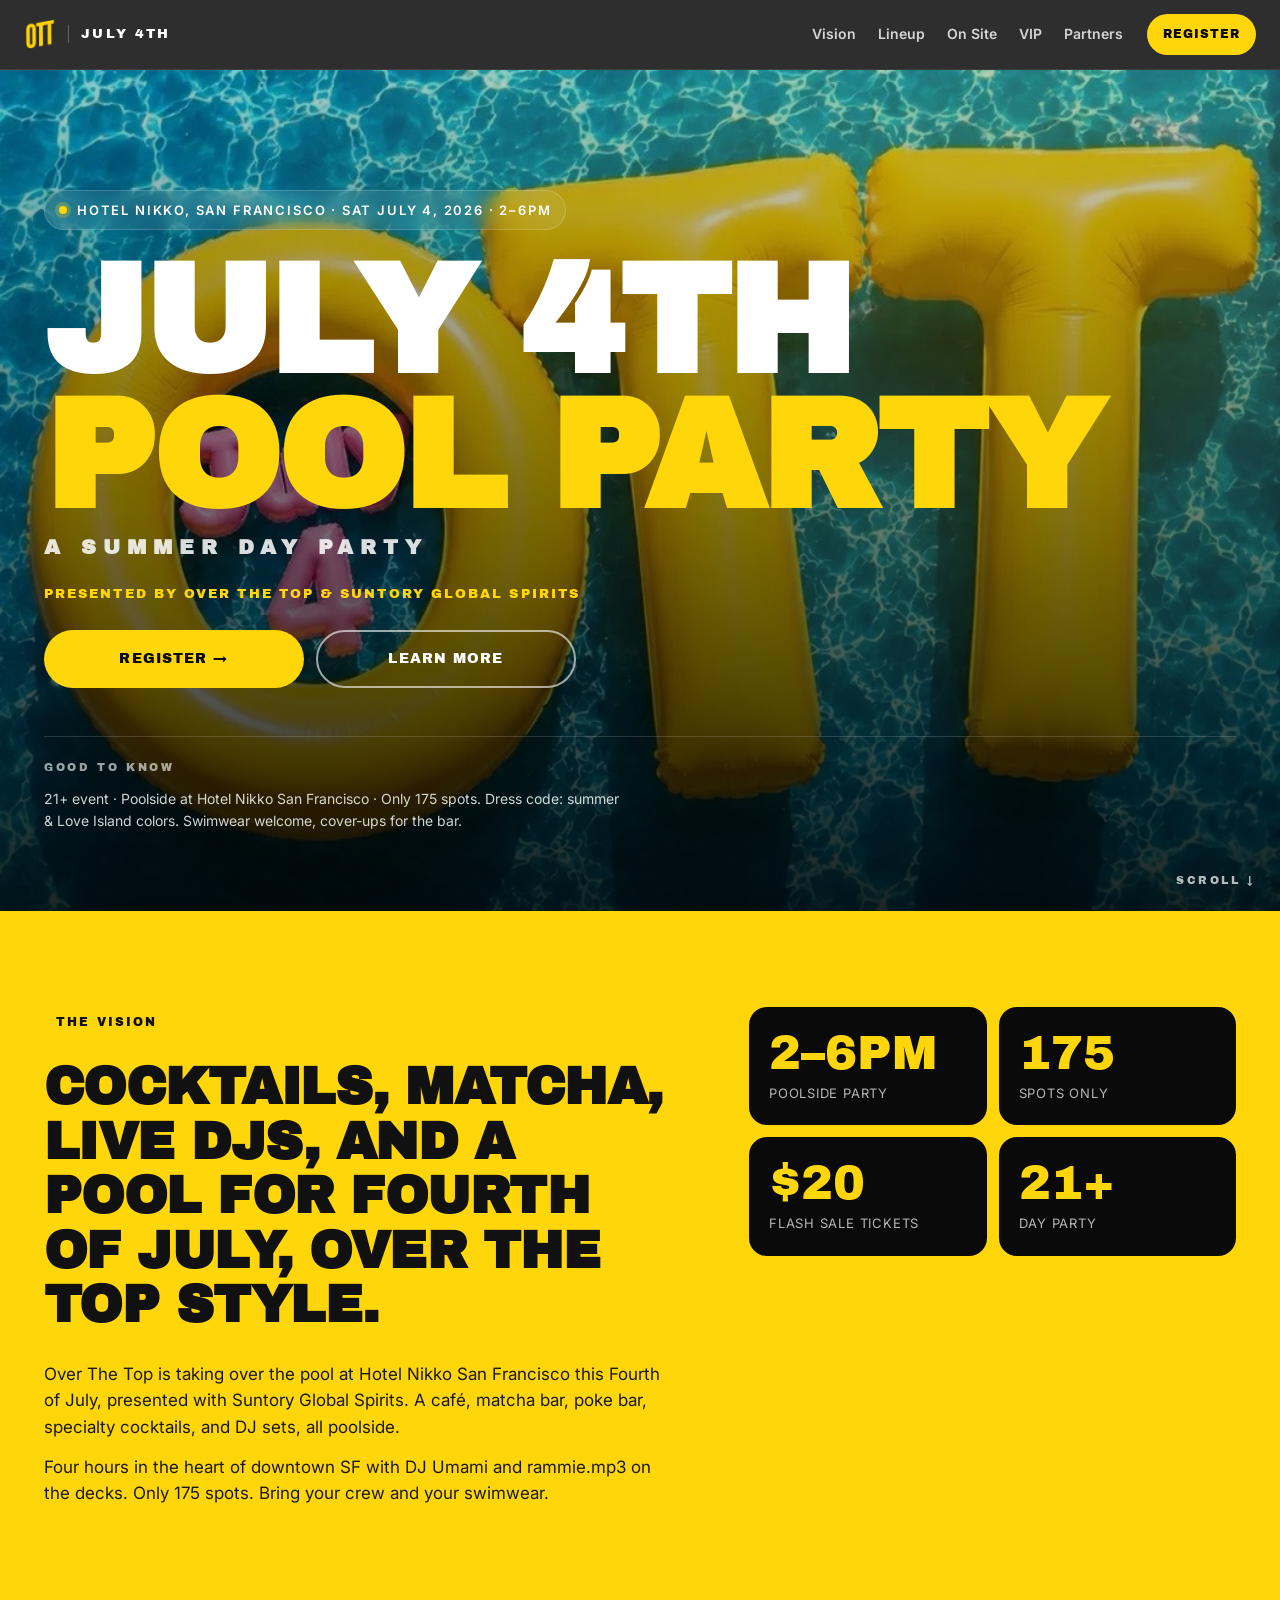
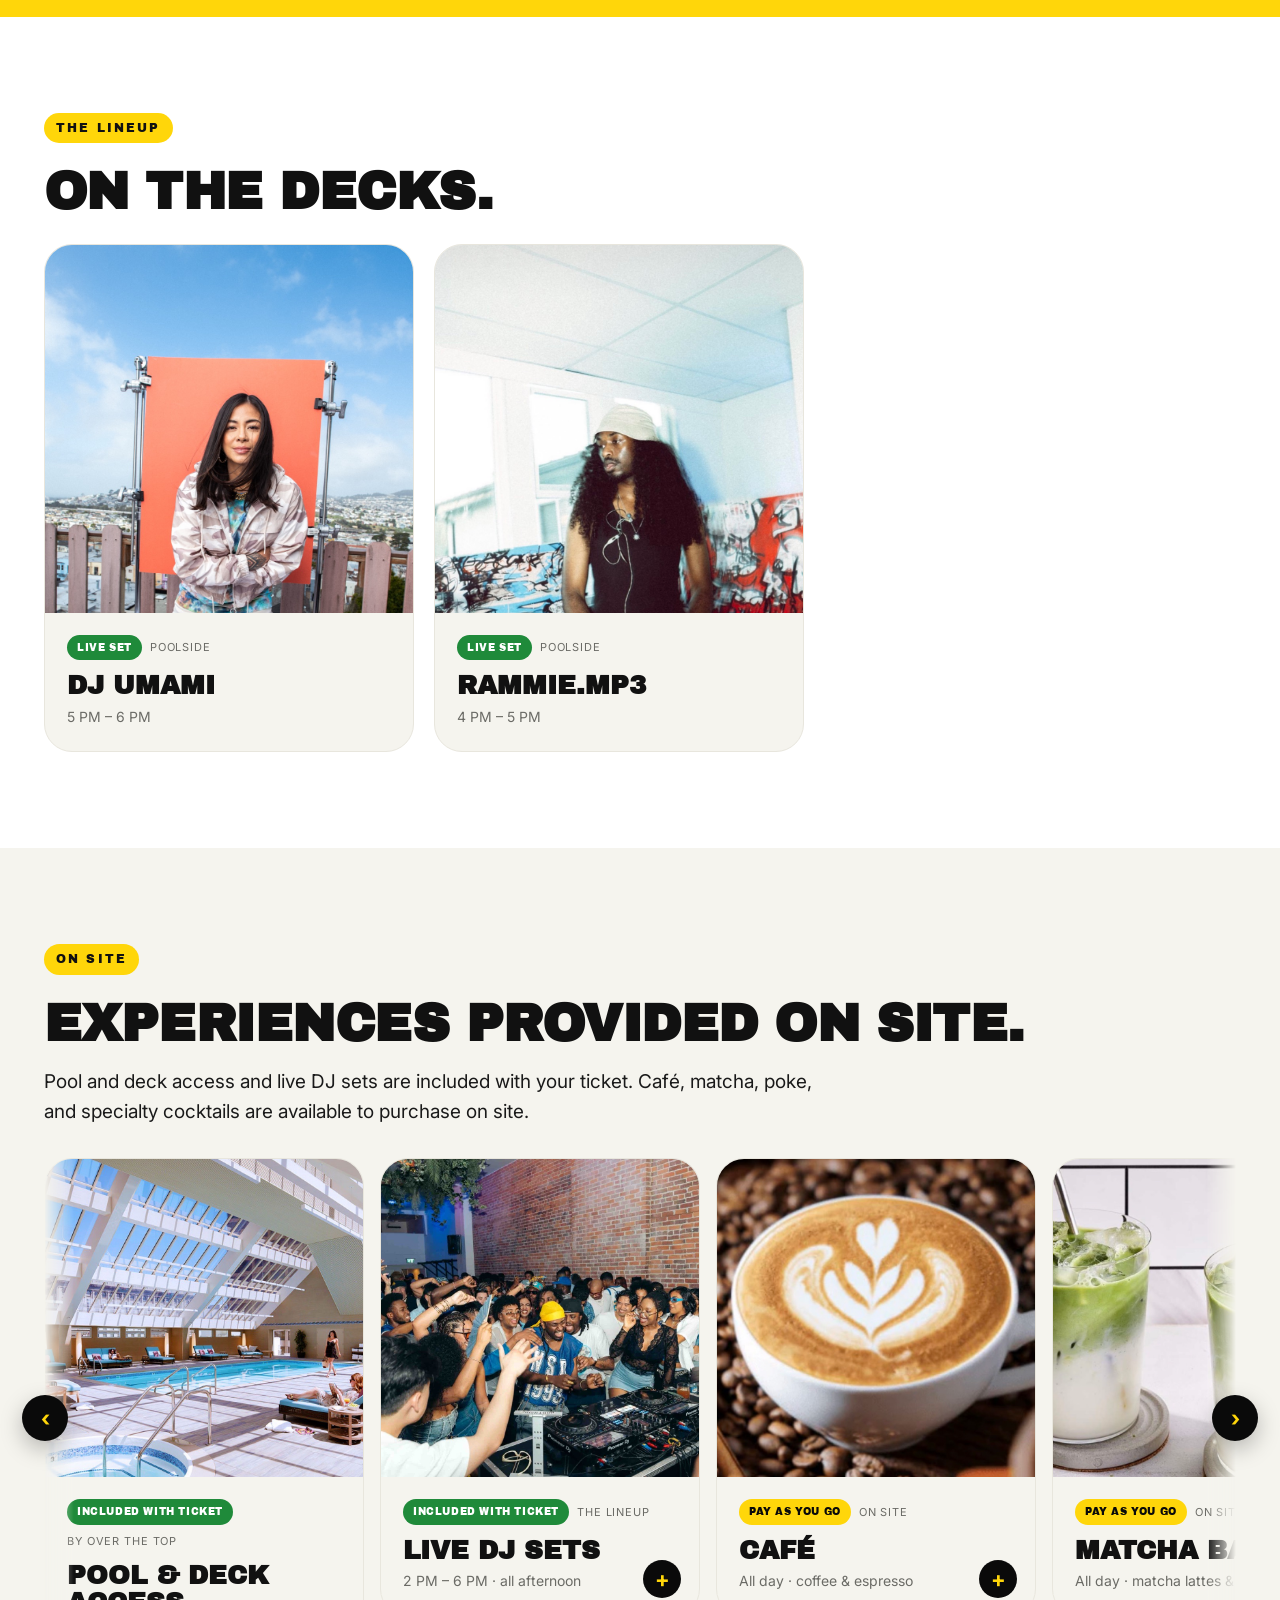
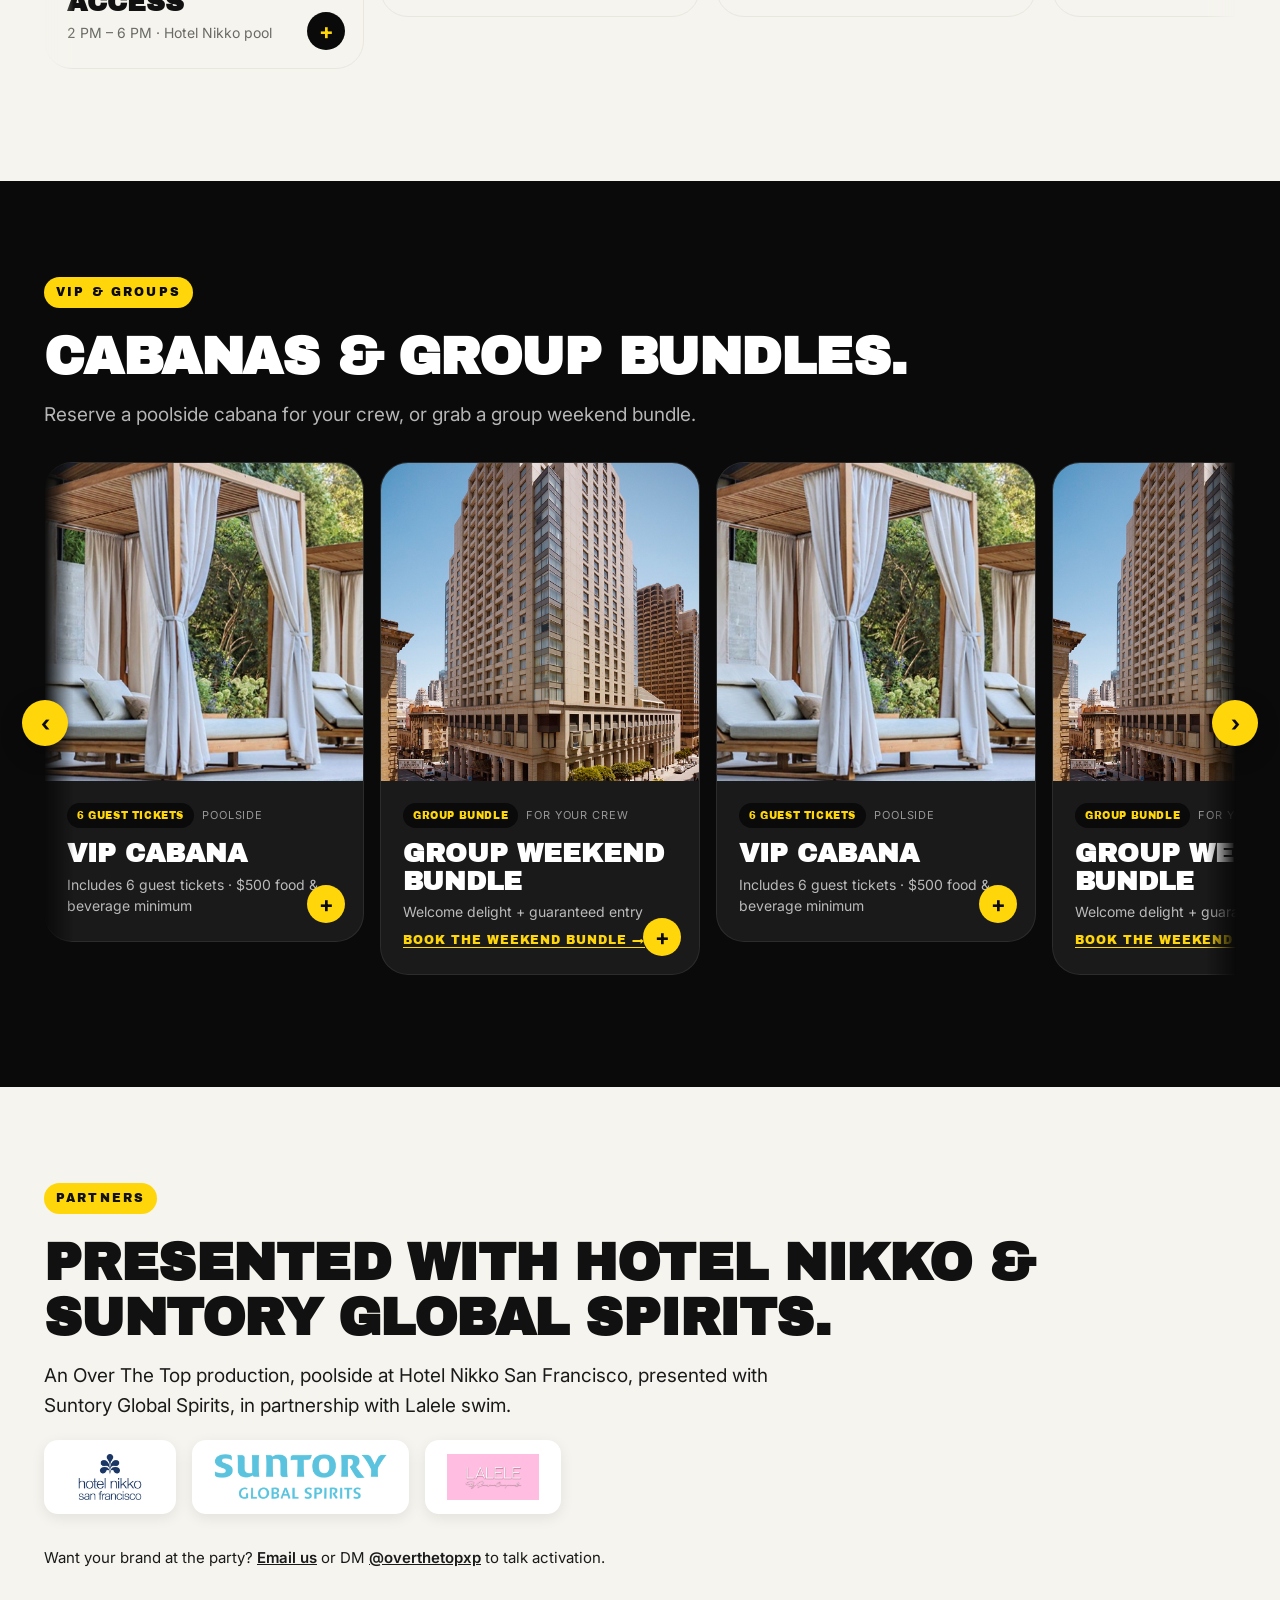
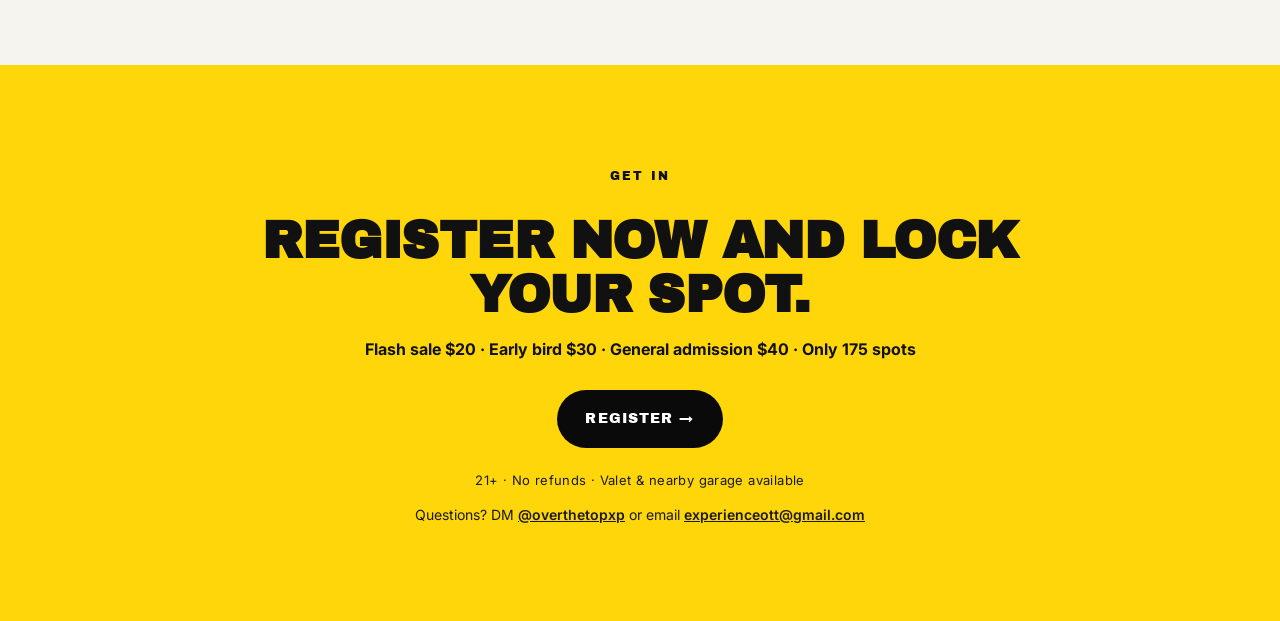
<file: index.html>
<!doctype html>
<html lang="en">
<head>
<meta charset="utf-8" />
<meta name="viewport" content="width=device-width, initial-scale=1, viewport-fit=cover" />
<meta name="theme-color" content="#FFD60A" />
<title>July 4th Pool Party · Sat July 4, 2026 · Hotel Nikko, San Francisco</title>
<meta name="description" content="Over The Top's July 4th Pool Party at Hotel Nikko San Francisco. Saturday, July 4, 2026, 2PM-6PM. Pool, café, matcha bar, poke bar, specialty cocktails, and DJ sets. 21+. Only 175 spots. Register now." />

<meta property="og:title" content="July 4th Pool Party · Sat July 4, 2026 · Hotel Nikko SF" />
<meta property="og:description" content="Over The Top takes over the pool at Hotel Nikko San Francisco. Pool, café, matcha bar, poke bar, specialty cocktails, and DJ sets. Saturday, July 4, 2026, 2PM-6PM. 21+. Only 175 spots." />
<meta property="og:type" content="website" />
<meta property="og:image" content="images/hero.jpg" />

<link rel="preconnect" href="https://fonts.googleapis.com" />
<link rel="preconnect" href="https://fonts.gstatic.com" crossorigin />
<link href="https://fonts.googleapis.com/css2?family=Archivo+Black&family=Inter:wght@400;500;600;700;800;900&display=swap" rel="stylesheet" />

<link rel="stylesheet" href="styles.css" />

<!-- Meta Pixel Code -->
<script>
!function(f,b,e,v,n,t,s)
{if(f.fbq)return;n=f.fbq=function(){n.callMethod?
n.callMethod.apply(n,arguments):n.queue.push(arguments)};
if(!f._fbq)f._fbq=n;n.push=n;n.loaded=!0;n.version='2.0';
n.queue=[];t=b.createElement(e);t.async=!0;
t.src=v;s=b.getElementsByTagName(e)[0];
s.parentNode.insertBefore(t,s)}(window, document,'script',
'https://connect.facebook.net/en_US/fbevents.js');
fbq('init', '1495548463835448');
fbq('track', 'PageView');
</script>
<noscript><img height="1" width="1" style="display:none"
src="https://www.facebook.com/tr?id=1495548463835448&ev=PageView&noscript=1"
/></noscript>
<!-- End Meta Pixel Code -->
</head>
<body>

<header class="nav">
  <a href="#top" class="nav__brand">
    <img class="brand-mark" src="logos/ott.png" alt="Over The Top" />
    <span class="brand-divider"></span>
    <span class="brand-event">JULY 4TH</span>
  </a>
  <nav class="nav__links">
    <a href="#vision">Vision</a>
    <a href="#lineup">Lineup</a>
    <a href="#onsite">On Site</a>
    <a href="#vip">VIP</a>
    <a href="#partners">Partners</a>
  </nav>
  <a class="btn btn--small btn--yellow" data-register href="https://sweatpals.com/event/4th-of-july-pool-party" target="_blank" rel="noopener">Register</a>
</header>

<!-- HERO -->
<section class="hero" id="top">
  <img class="hero__bg" src="images/hero.jpg" alt="Over The Top pool party crowd" />
  <div class="hero__overlay"></div>
  <div class="hero__content">
    <div class="hero__eyebrow">
      <span class="dot"></span> Hotel Nikko, San Francisco · Sat July 4, 2026 · 2&ndash;6PM
    </div>
    <h1 class="hero__title">
      <span class="line">JULY 4TH</span>
      <span class="line line--yellow">POOL PARTY</span>
      <span class="line line--small">A SUMMER DAY PARTY</span>
    </h1>
    <p style="font-family:var(--display); font-size:13px; letter-spacing:.16em; text-transform:uppercase; color:var(--yellow); margin:0 0 26px;">Presented by Over The Top &amp; Suntory Global Spirits</p>
    <div class="hero__ctas">
      <a class="btn btn--yellow btn--lg" data-register href="https://sweatpals.com/event/4th-of-july-pool-party" target="_blank" rel="noopener">Register →</a>
      <a class="btn btn--ghost btn--lg" href="#vision">Learn more</a>
    </div>
    <div class="hero__partners">
      <span class="hero__partners-label">Good to know</span>
      <p style="font-size:14px; color:rgba(255,255,255,.82); margin:0; max-width:580px;">
        21+ event · Poolside at Hotel Nikko San Francisco · Only 175 spots. Dress code: summer &amp; Love Island colors. Swimwear welcome, cover-ups for the bar.
      </p>
    </div>
  </div>
  <div class="hero__scroll">scroll ↓</div>
</section>

<!-- VISION + STATS -->
<section class="band band--yellow" id="vision">
  <div class="container">
    <div class="vision__grid">
      <div class="vision__copy">
        <span class="kicker">The vision</span>
        <h2 class="h2">Cocktails, matcha, live DJs, and a pool for Fourth of July, Over The Top style.</h2>
        <p>
          Over The Top is taking over the pool at Hotel Nikko San Francisco this Fourth of July, presented
          with Suntory Global Spirits. A café, matcha bar, poke bar, specialty cocktails, and DJ sets,
          all poolside.
        </p>
        <p>
          Four hours in the heart of downtown SF with DJ Umami and rammie.mp3 on the decks. Only 175 spots.
          Bring your crew and your swimwear.
        </p>
      </div>
      <div class="vision__stats">
        <div class="stat"><div class="stat__num">2&ndash;6PM</div><div class="stat__label">Poolside party</div></div>
        <div class="stat"><div class="stat__num">175</div><div class="stat__label">Spots only</div></div>
        <div class="stat"><div class="stat__num">$20</div><div class="stat__label">Flash sale tickets</div></div>
        <div class="stat"><div class="stat__num">21+</div><div class="stat__label">Day party</div></div>
      </div>
    </div>
  </div>
</section>

<!-- DJ LINEUP -->
<section class="band" id="lineup">
  <div class="container">
    <span class="kicker">The lineup</span>
    <h2 class="h2" style="margin-bottom:24px;">On the decks.</h2>

    <div class="lineup-grid">

      <article class="card card--dj">
        <img class="card__img" src="images/umami.jpg" alt="DJ Umami" />
        <div class="card__body">
          <div class="card__access-row">
            <span class="card__access card__access--free">Live set</span>
            <span class="card__attr">poolside</span>
          </div>
          <h3 class="card__title">DJ Umami</h3>
          <p class="card__sub">5 PM &ndash; 6 PM</p>
        </div>
      </article>

      <article class="card card--dj">
        <img class="card__img" src="images/rammie.jpg" alt="rammie.mp3" />
        <div class="card__body">
          <div class="card__access-row">
            <span class="card__access card__access--free">Live set</span>
            <span class="card__attr">poolside</span>
          </div>
          <h3 class="card__title">rammie.mp3</h3>
          <p class="card__sub">4 PM &ndash; 5 PM</p>
        </div>
      </article>

    </div>
  </div>
</section>

<!-- EXPERIENCES PROVIDED ON SITE (merged: included with ticket + pay-as-you-go) -->
<section class="band band--cream" id="onsite">
  <div class="container">
    <span class="kicker">On site</span>
    <h2 class="h2">Experiences provided on site.</h2>
    <p class="lede" style="margin:-12px 0 24px; max-width:780px;">
      Pool and deck access and live DJ sets are included with your ticket. Café, matcha, poke, and specialty cocktails are available to purchase on site.
    </p>

    <div class="rail" data-rail>
      <button class="rail__nav rail__nav--prev" type="button" aria-label="Previous">‹</button>
      <div class="rail__viewport">
        <div class="rail__track">

          <article class="card card--rail" data-card>
            <img class="card__img" src="images/nikko-pool.jpg" alt="Pool and deck access" />
            <div class="card__body">
              <div class="card__access-row">
                <span class="card__access card__access--free">Included with ticket</span>
                <span class="card__attr">by Over The Top</span>
              </div>
              <h3 class="card__title">Pool &amp; Deck Access</h3>
              <p class="card__sub">2 PM &ndash; 6 PM · Hotel Nikko pool</p>
              <div class="card__expand">
                <p>Full access to the pool and deck at Hotel Nikko San Francisco all afternoon.</p>
              </div>
              <button class="card__toggle" aria-label="Expand">+</button>
            </div>
          </article>

          <article class="card card--rail" data-card>
            <img class="card__img" src="images/live-dj-set.jpg" alt="Live DJ sets poolside" />
            <div class="card__body">
              <div class="card__access-row">
                <span class="card__access card__access--free">Included with ticket</span>
                <span class="card__attr">the lineup</span>
              </div>
              <h3 class="card__title">Live DJ Sets</h3>
              <p class="card__sub">2 PM &ndash; 6 PM · all afternoon</p>
              <div class="card__expand">
                <p>DJ Umami and rammie.mp3 spinning poolside from doors to last call.</p>
              </div>
              <button class="card__toggle" aria-label="Expand">+</button>
            </div>
          </article>

          <article class="card card--rail" data-card>
            <img class="card__img" src="images/cafe.jpg" alt="Café" />
            <div class="card__body">
              <div class="card__access-row">
                <span class="card__access card__access--cash">Pay as you go</span>
                <span class="card__attr">on site</span>
              </div>
              <h3 class="card__title">Café</h3>
              <p class="card__sub">All day · coffee &amp; espresso</p>
              <div class="card__expand">
                <p>A full café poolside all afternoon. Coffee, espresso drinks, and more.</p>
              </div>
              <button class="card__toggle" aria-label="Expand">+</button>
            </div>
          </article>

          <article class="card card--rail" data-card>
            <img class="card__img" src="images/matcha.jpg" alt="Matcha bar" />
            <div class="card__body">
              <div class="card__access-row">
                <span class="card__access card__access--cash">Pay as you go</span>
                <span class="card__attr">on site</span>
              </div>
              <h3 class="card__title">Matcha Bar</h3>
              <p class="card__sub">All day · matcha lattes &amp; more</p>
              <div class="card__expand">
                <p>A dedicated matcha bar serving lattes and specialty matcha drinks all afternoon.</p>
              </div>
              <button class="card__toggle" aria-label="Expand">+</button>
            </div>
          </article>

          <article class="card card--rail" data-card>
            <img class="card__img" src="images/poke.jpg" alt="Poke bar" />
            <div class="card__body">
              <div class="card__access-row">
                <span class="card__access card__access--cash">Pay as you go</span>
                <span class="card__attr">on site</span>
              </div>
              <h3 class="card__title">Poke Bar</h3>
              <p class="card__sub">All day · fresh poke bowls</p>
              <div class="card__expand">
                <p>Fresh poke bowls built to order, served poolside all afternoon.</p>
              </div>
              <button class="card__toggle" aria-label="Expand">+</button>
            </div>
          </article>

          <article class="card card--rail" data-card>
            <img class="card__img" src="images/cocktails.jpg" alt="Specialty cocktails" />
            <div class="card__body">
              <div class="card__access-row">
                <span class="card__access card__access--cash">Pay as you go · 21+</span>
                <span class="card__attr">by Suntory Global Spirits</span>
              </div>
              <h3 class="card__title">Specialty Cocktails</h3>
              <p class="card__sub">All day · 21+</p>
              <div class="card__expand">
                <p>Specialty cocktails and beverage offerings by Suntory Global Spirits, poolside all afternoon. 21+.</p>
              </div>
              <button class="card__toggle" aria-label="Expand">+</button>
            </div>
          </article>

        </div>
      </div>
      <button class="rail__nav rail__nav--next" type="button" aria-label="Next">›</button>
    </div>
  </div>
</section>

<!-- SECTION 2: VIP CABANAS & GROUPS -->
<section class="band band--dark" id="vip">
  <div class="container">
    <span class="kicker kicker--yellow">VIP &amp; Groups</span>
    <h2 class="h2 h2--light">Cabanas &amp; group bundles.</h2>
    <p class="lede" style="color:rgba(255,255,255,.7); margin:-12px 0 24px; max-width:780px;">
      Reserve a poolside cabana for your crew, or grab a group weekend bundle.
    </p>

    <div class="rail" data-rail>
      <button class="rail__nav rail__nav--prev" type="button" aria-label="Previous">‹</button>
      <div class="rail__viewport">
        <div class="rail__track">

          <article class="card card--rail card--dark" data-card>
            <img class="card__img" src="images/cabana.jpg" alt="VIP poolside cabana" />
            <div class="card__body">
              <div class="card__access-row">
                <span class="card__access card__access--vip">6 guest tickets</span>
                <span class="card__attr">poolside</span>
              </div>
              <h3 class="card__title">VIP Cabana</h3>
              <p class="card__sub">Includes 6 guest tickets · $500 food &amp; beverage minimum</p>
              <div class="card__expand">
                <p>A reserved poolside cabana that includes 6 guest tickets, with a $500 food and beverage minimum. 21+.</p>
              </div>
              <button class="card__toggle" aria-label="Expand">+</button>
            </div>
          </article>

          <article class="card card--rail card--dark" data-card>
            <img class="card__img" src="images/nikko-exterior.jpg" alt="Group weekend bundle" />
            <div class="card__body">
              <div class="card__access-row">
                <span class="card__access card__access--vip">Group bundle</span>
                <span class="card__attr">for your crew</span>
              </div>
              <h3 class="card__title">Group Weekend Bundle</h3>
              <p class="card__sub">Welcome delight + guaranteed entry</p>
              <a class="card-link" href="https://book.passkey.com/gt/221388832?gtid=720caf6cd674019568a647cde6373efd" target="_blank" rel="noopener">Book the weekend bundle →</a>
              <div class="card__expand">
                <p>Group weekend bundle options for your crew. Comes with a welcome special delight at check-in and guarantees your event ticket.</p>
              </div>
              <button class="card__toggle" aria-label="Expand">+</button>
            </div>
          </article>

        </div>
      </div>
      <button class="rail__nav rail__nav--next" type="button" aria-label="Next">›</button>
    </div>
  </div>
</section>

<!-- RUN OF SHOW (hidden on the public page; still available at run-of-show.html) -->
<section class="band band--dark" id="schedule" hidden>
  <div class="container">
    <span class="kicker kicker--yellow">Run of show</span>
    <h2 class="h2 h2--light">A day designed to flow.</h2>
    <p class="lede" style="color:rgba(255,255,255,.7); margin:-12px 0 36px; max-width:780px;">
      Doors at 2, last pour at 6. Four hours of sunshine, music, and the pool at Hotel Nikko. Times below are a draft and may shift.
    </p>

    <ol class="schedule">
      <li><span class="schedule__time">2:00 PM</span><span class="schedule__title">Doors open · Pool opens</span><span class="schedule__sub">Music starts poolside</span></li>
      <li><span class="schedule__time">2:30 PM</span><span class="schedule__title">Bar &amp; cabanas open</span><span class="schedule__sub">21+ · café, matcha, poke &amp; cocktails · VIP cabanas</span></li>
      <li><span class="schedule__time">3:30 PM</span><span class="schedule__title">Peak set</span><span class="schedule__sub">The afternoon hits its stride</span></li>
      <li><span class="schedule__time">5:45 PM</span><span class="schedule__title">Last call &amp; closing set</span><span class="schedule__sub">Final pours from the bar</span></li>
      <li><span class="schedule__time">6:00 PM</span><span class="schedule__title">Event ends</span><span class="schedule__sub">Happy Fourth from Over The Top</span></li>
    </ol>
  </div>
</section>

<!-- VENUE (hidden on the public page) -->
<section class="band band--cream" id="venue" hidden>
  <div class="container">
    <span class="kicker">Venue &amp; directions</span>
    <h2 class="h2">Hotel Nikko, San Francisco.</h2>
    <p class="lede" style="margin:-12px 0 28px; max-width:780px;">
      222 Mason St, San Francisco, CA 94102. A pool in the heart of downtown San Francisco, steps from Union Square. Valet parking on site and a nearby public garage.
    </p>
    <div class="venue-cta">
      <a class="btn btn--black btn--lg" href="https://www.google.com/maps/search/?api=1&query=Hotel+Nikko+222+Mason+St+San+Francisco+CA" target="_blank" rel="noopener">Get directions</a>
    </div>
    <p style="text-align:center; margin:22px 0 0; font-size:14px; color:var(--gray-500); letter-spacing:.04em;">
      21+ event &nbsp;·&nbsp; No refunds &nbsp;·&nbsp; Valet &amp; nearby garage available
    </p>
  </div>
</section>

<!-- PARTNERS -->
<section class="band band--cream" id="partners">
  <div class="container">
    <span class="kicker">Partners</span>
    <h2 class="h2">Presented with Hotel Nikko &amp; Suntory Global Spirits.</h2>
    <p class="lede" style="margin:-12px 0 8px; max-width:780px;">
      An Over The Top production, poolside at Hotel Nikko San Francisco, presented with Suntory Global Spirits,
      in partnership with Lalele swim.
    </p>

    <div class="partner-logos">
      <span class="partner-logo"><img src="logos/hotel-nikko.jpg" alt="Hotel Nikko San Francisco" /></span>
      <span class="partner-logo"><img src="logos/suntory.png" alt="Suntory Global Spirits" /></span>
      <span class="partner-logo"><img src="logos/lalele.png" alt="Lalele swim" /></span>
    </div>

    <p class="partners-cta">
      Want your brand at the party? <a href="mailto:experienceott@gmail.com?subject=July%204th%20Pool%20Party%20Partnership">Email us</a>
      or DM <a href="https://instagram.com/overthetopxp" target="_blank" rel="noopener">@overthetopxp</a> to talk activation.
    </p>
  </div>
</section>

<!-- GALLERY -->
<section class="band" id="gallery" hidden>
  <div class="container">
    <span class="kicker">Past editions</span>
    <h2 class="h2">What it actually looks like.</h2>
  </div>
  <div class="gallery">
    <img src="images/gallery-1.jpg" alt="" loading="lazy" />
    <img src="images/gallery-2.jpg" alt="" loading="lazy" />
    <img src="images/gallery-3.jpg" alt="" loading="lazy" />
    <img src="images/gallery-4.jpg" alt="" loading="lazy" />
    <img src="images/gallery-5.jpg" alt="" loading="lazy" />
    <img src="images/gallery-6.jpg" alt="" loading="lazy" />
    <img src="images/gallery-7.jpg" alt="" loading="lazy" />
    <img src="images/gallery-8.jpg" alt="" loading="lazy" />
    <img src="images/gallery-9.jpg" alt="" loading="lazy" />
    <img src="images/gallery-10.jpg" alt="" loading="lazy" />
    <img src="images/gallery-11.jpg" alt="" loading="lazy" />
    <img src="images/gallery-12.jpg" alt="" loading="lazy" />
    <img src="images/gallery-13.jpg" alt="" loading="lazy" />
    <img src="images/gallery-14.jpg" alt="" loading="lazy" />
    <img src="images/gallery-15.jpg" alt="" loading="lazy" />
    <img src="images/gallery-16.jpg" alt="" loading="lazy" />
  </div>
</section>

<!-- REGISTER / CTA -->
<section class="band band--yellow" id="register">
  <div class="container container--narrow text-center">
    <span class="kicker">Get in</span>
    <h2 class="h2" style="margin-bottom:14px;">Register now and lock your spot.</h2>
    <p style="margin:0 0 28px; font-weight:700; color:var(--ink);">
      Flash sale $20 · Early bird $30 · General admission $40 · Only 175 spots
    </p>
    <div class="cta-row">
      <a class="btn btn--black btn--lg" data-register href="https://sweatpals.com/event/4th-of-july-pool-party" target="_blank" rel="noopener">Register →</a>
    </div>
    <p style="margin:22px 0 0; font-size:13px; color:var(--ink-2); letter-spacing:.03em;">
      21+ · No refunds · Valet &amp; nearby garage available
    </p>
    <p style="margin:14px 0 0; font-size:14px; color:var(--ink-2);">
      Questions? DM <a href="https://instagram.com/overthetopxp" target="_blank" rel="noopener" style="font-weight:600; text-decoration:underline;">@overthetopxp</a>
      or email <a href="mailto:experienceott@gmail.com" style="font-weight:600; text-decoration:underline;">experienceott@gmail.com</a>
    </p>
  </div>
</section>

<script src="script.js"></script>
</body>
</html>
</file>
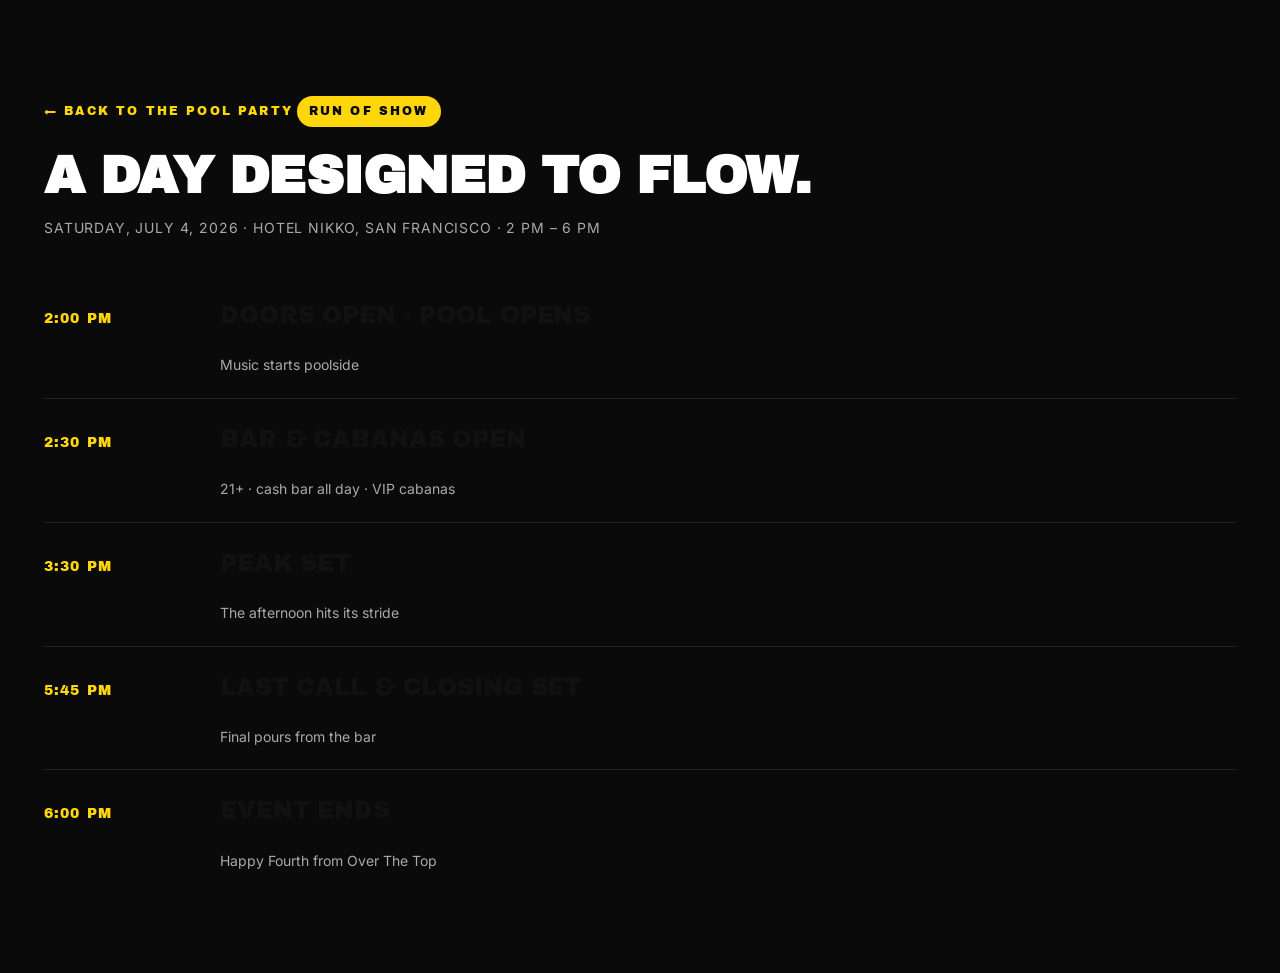
<file: run-of-show.html>
<!doctype html>
<html lang="en">
<head>
<meta charset="utf-8" />
<meta name="viewport" content="width=device-width, initial-scale=1, viewport-fit=cover" />
<meta name="theme-color" content="#0A0A0A" />
<title>July 4th Pool Party · Run of Show</title>
<meta name="description" content="July 4th Pool Party run of show. Saturday, July 4, 2026, Hotel Nikko, San Francisco." />
<meta name="robots" content="noindex" />
<link rel="preconnect" href="https://fonts.googleapis.com" />
<link rel="preconnect" href="https://fonts.gstatic.com" crossorigin />
<link href="https://fonts.googleapis.com/css2?family=Archivo+Black&family=Inter:wght@400;500;600;700;800;900&display=swap" rel="stylesheet" />
<link rel="stylesheet" href="styles.css" />
<style>
  body { background: var(--black); }
  .ros-page { padding: 96px 0 80px; }
  .ros-back {
    display: inline-flex; align-items: center; gap: 8px;
    font-family: var(--display); font-size: 12px; letter-spacing: 0.18em;
    text-transform: uppercase; color: var(--yellow); text-decoration: none;
    margin-bottom: 28px;
  }
  .ros-back:hover { opacity: 0.8; }
  .ros-page .h2 { color: var(--white); margin-bottom: 14px; }
  .ros-meta {
    color: rgba(255,255,255,.65); font-size: 14px; margin: 0 0 36px;
    letter-spacing: 0.06em; text-transform: uppercase;
  }
</style>
</head>
<body>

<section class="ros-page">
  <div class="container">
    <a href="index.html" class="ros-back">← Back to the pool party</a>
    <span class="kicker kicker--yellow">Run of show</span>
    <h2 class="h2 h2--light">A day designed to flow.</h2>
    <p class="ros-meta">Saturday, July 4, 2026 · Hotel Nikko, San Francisco · 2 PM &ndash; 6 PM</p>

    <ol class="schedule">
      <li><span class="schedule__time">2:00 PM</span><span class="schedule__title">Doors open · Pool opens</span><span class="schedule__sub">Music starts poolside</span></li>
      <li><span class="schedule__time">2:30 PM</span><span class="schedule__title">Bar &amp; cabanas open</span><span class="schedule__sub">21+ · cash bar all day · VIP cabanas</span></li>
      <li><span class="schedule__time">3:30 PM</span><span class="schedule__title">Peak set</span><span class="schedule__sub">The afternoon hits its stride</span></li>
      <li><span class="schedule__time">5:45 PM</span><span class="schedule__title">Last call &amp; closing set</span><span class="schedule__sub">Final pours from the bar</span></li>
      <li><span class="schedule__time">6:00 PM</span><span class="schedule__title">Event ends</span><span class="schedule__sub">Happy Fourth from Over The Top</span></li>
    </ol>
  </div>
</section>

</body>
</html>
</file>
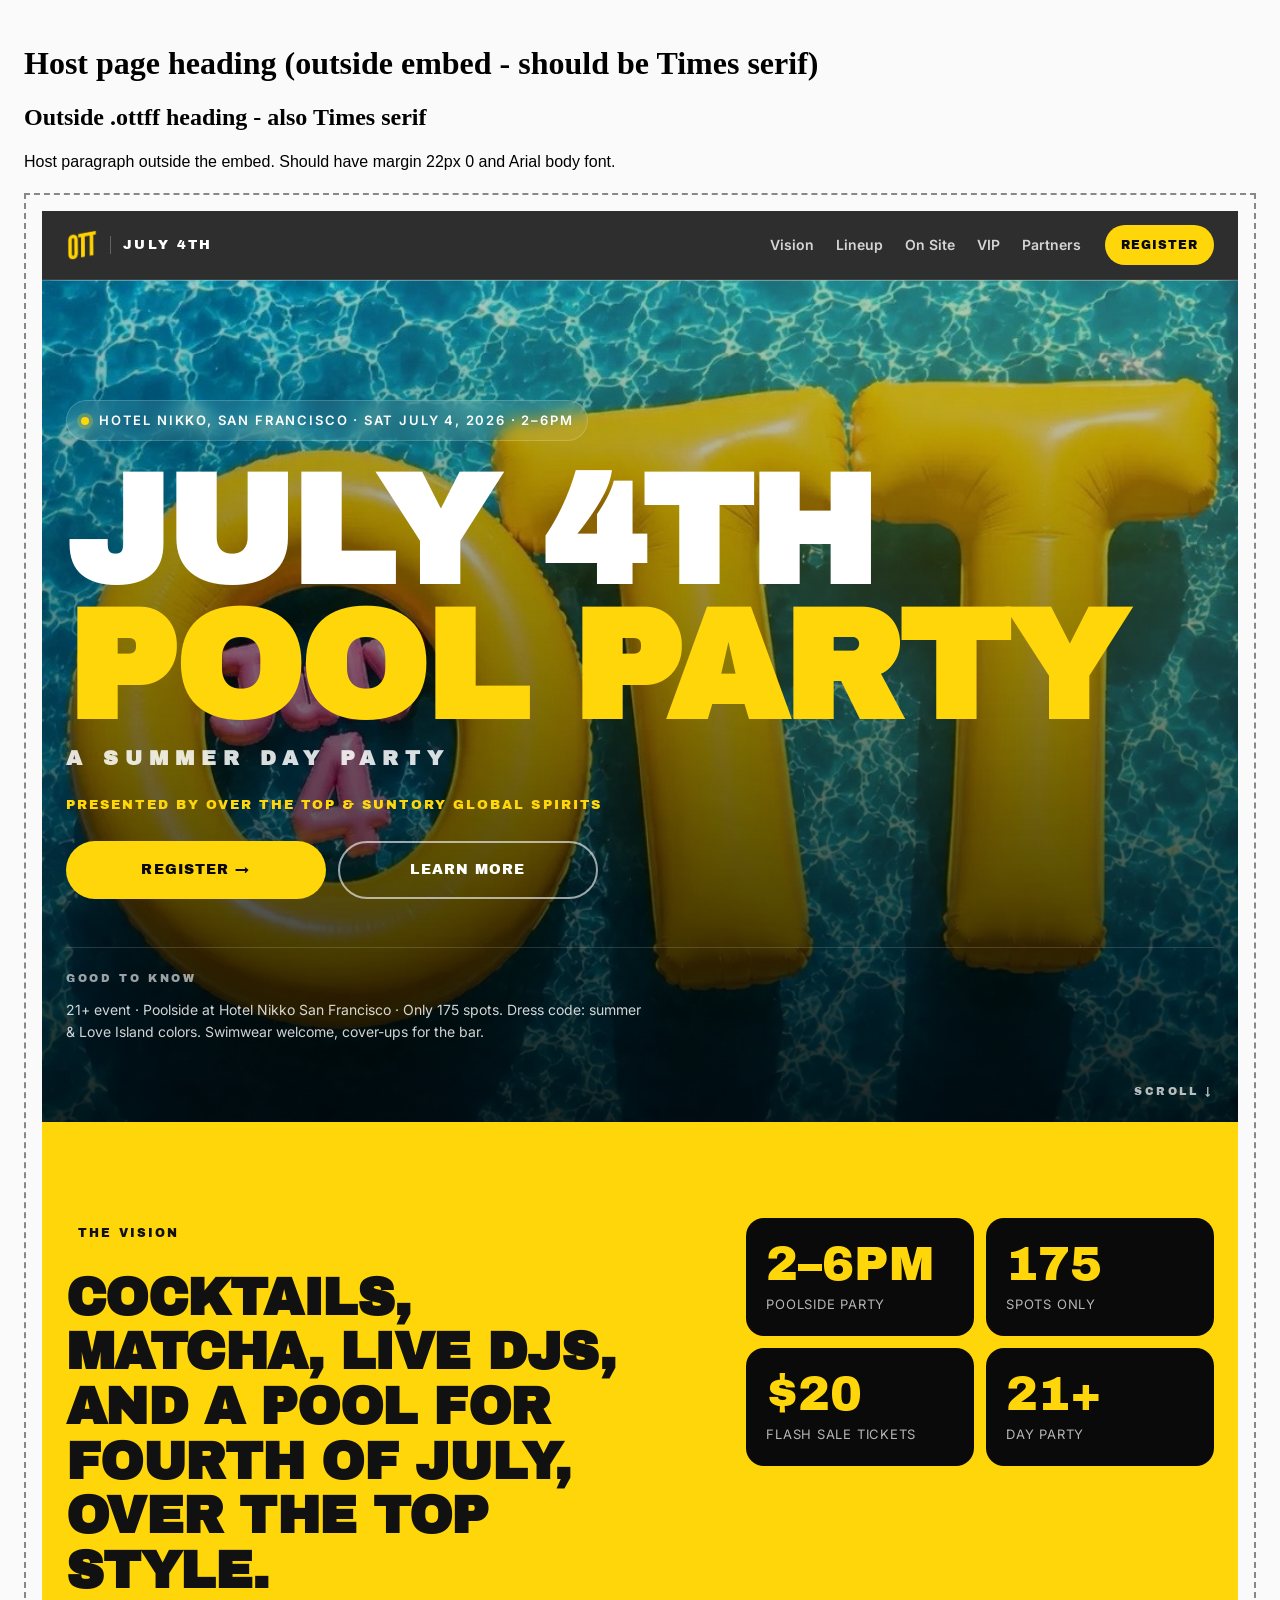
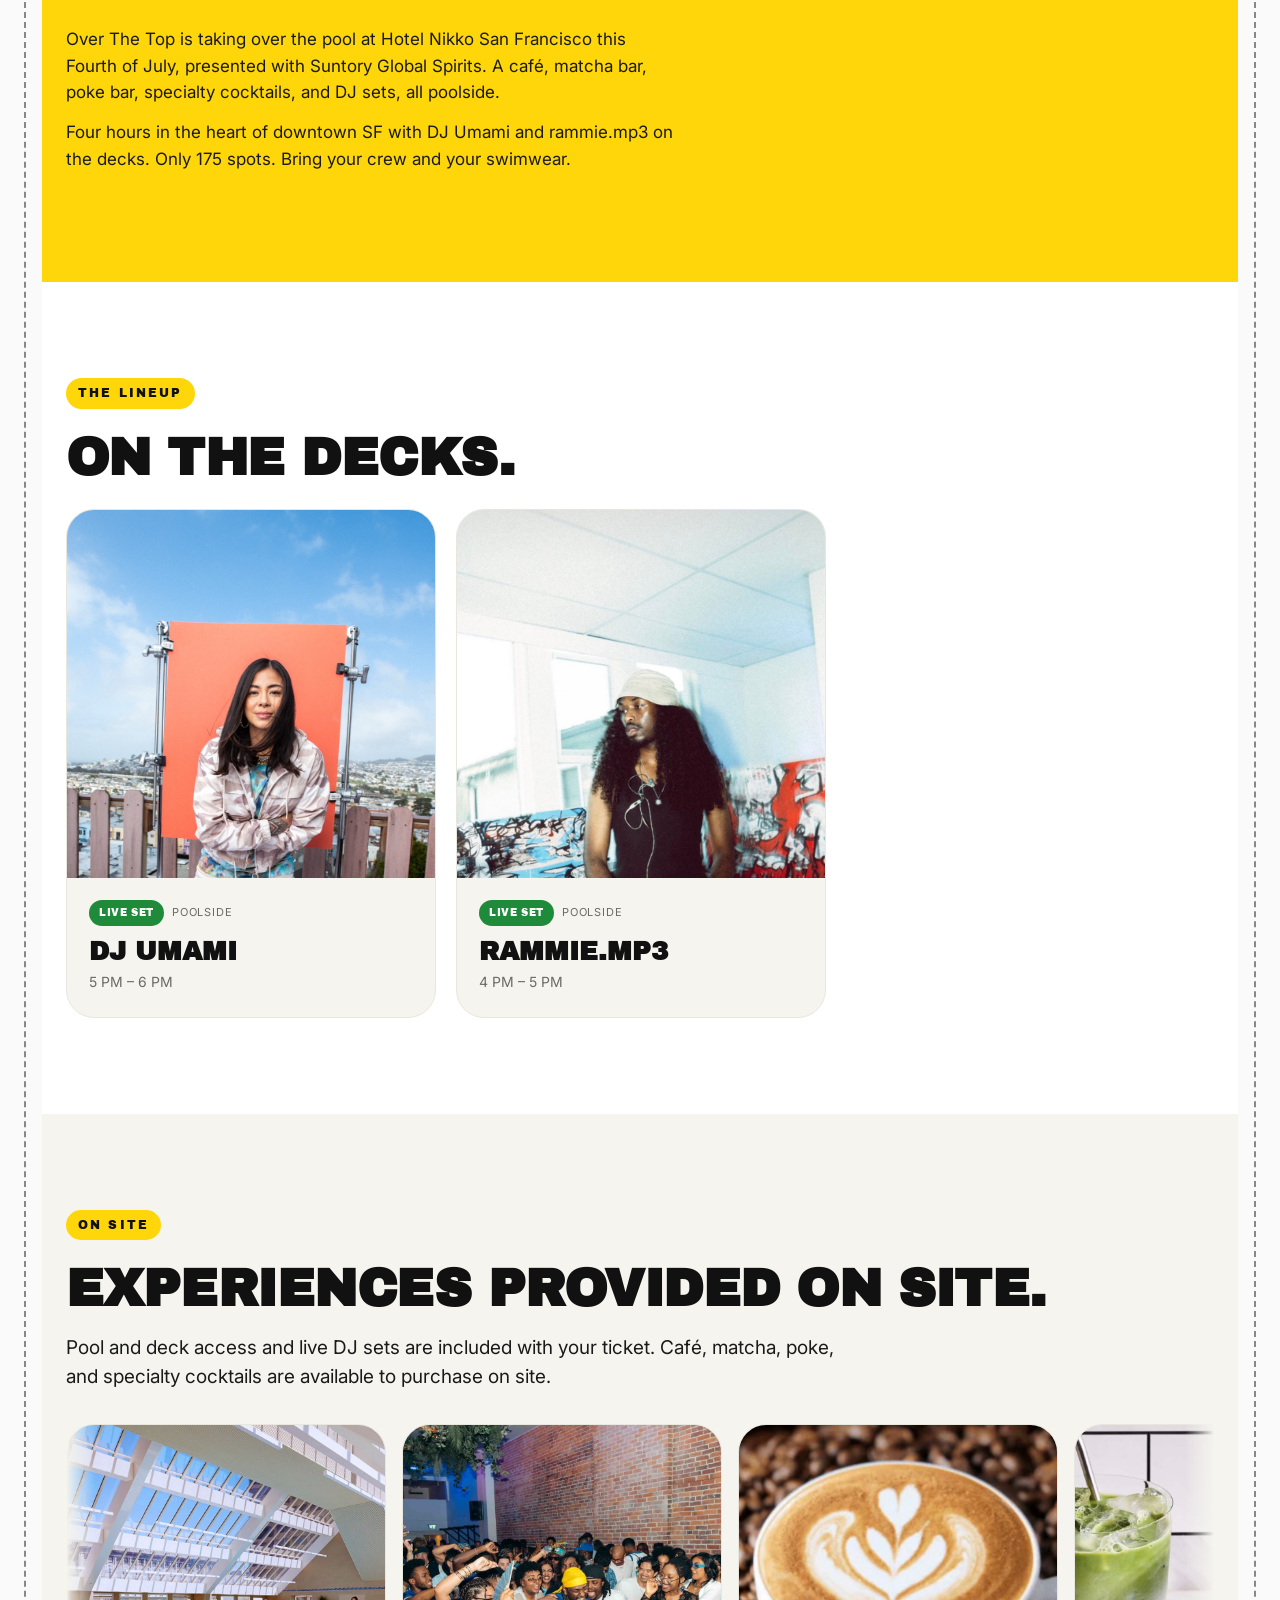
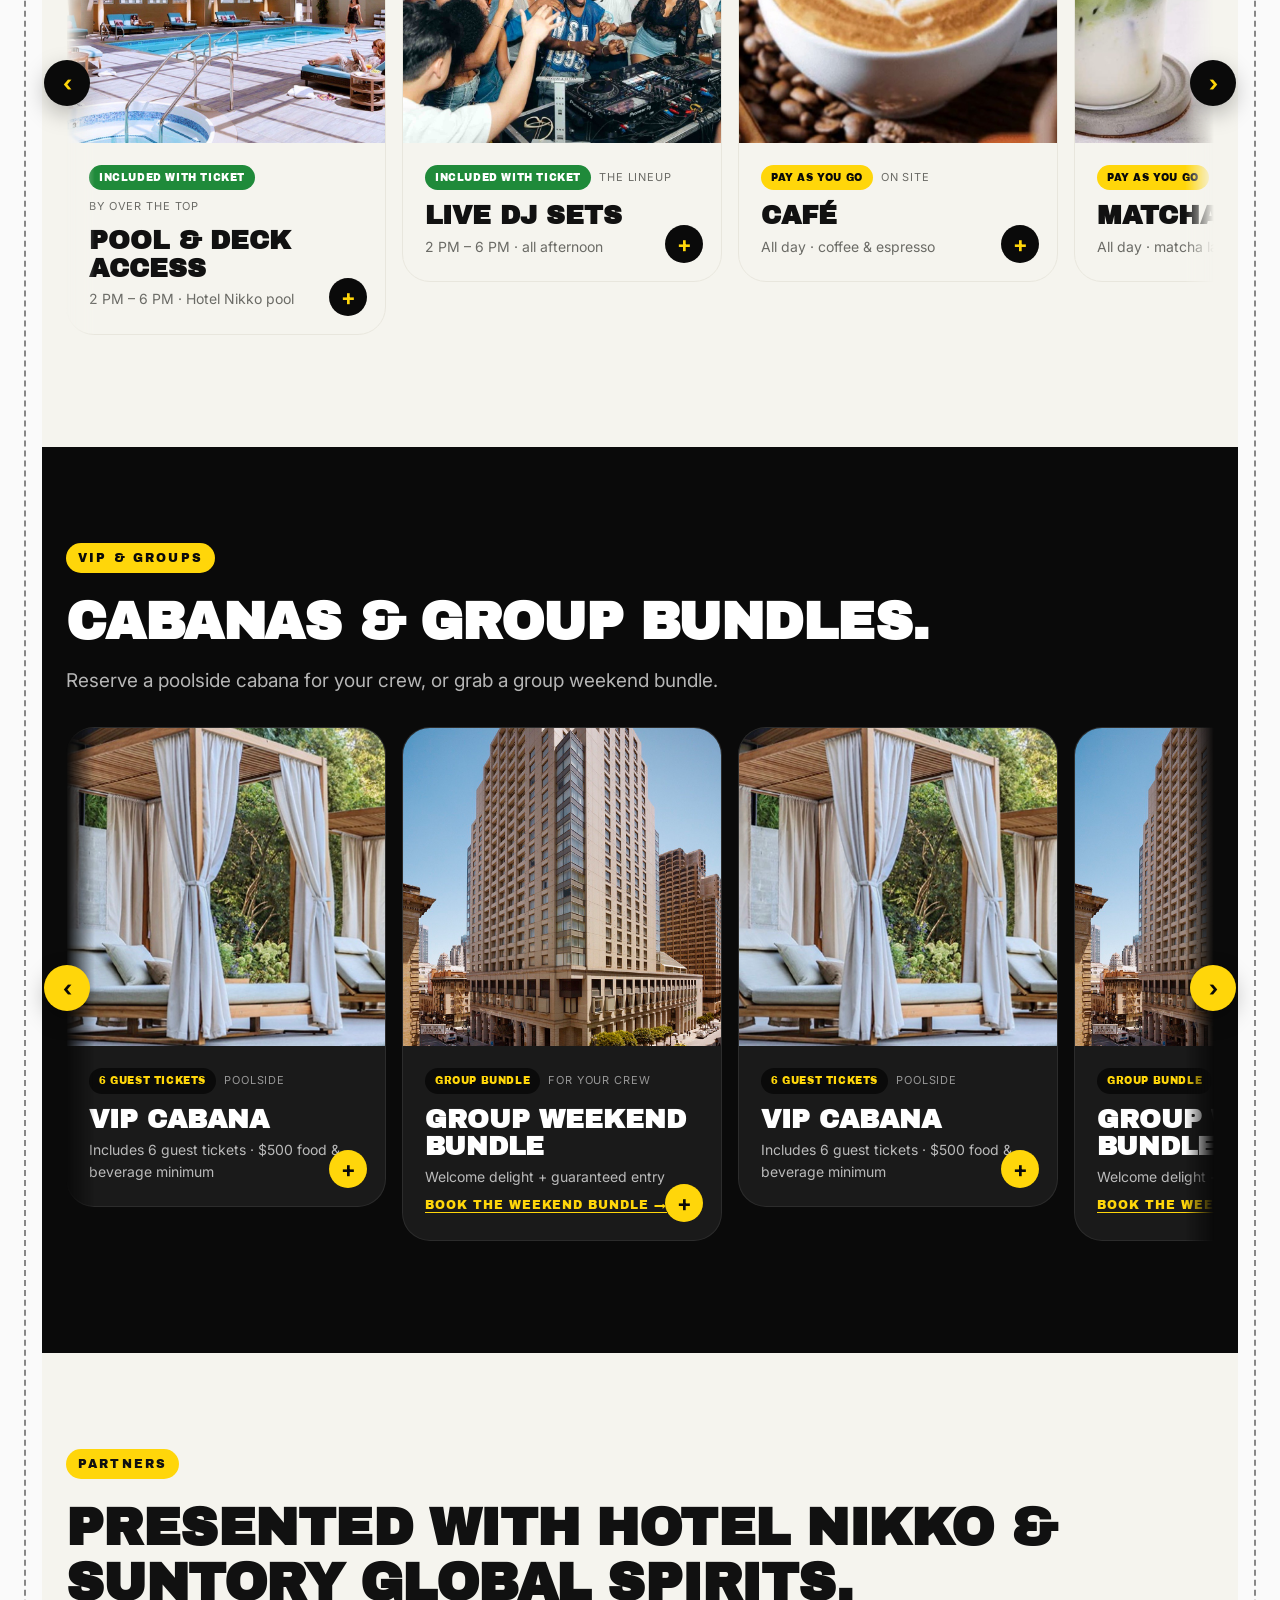
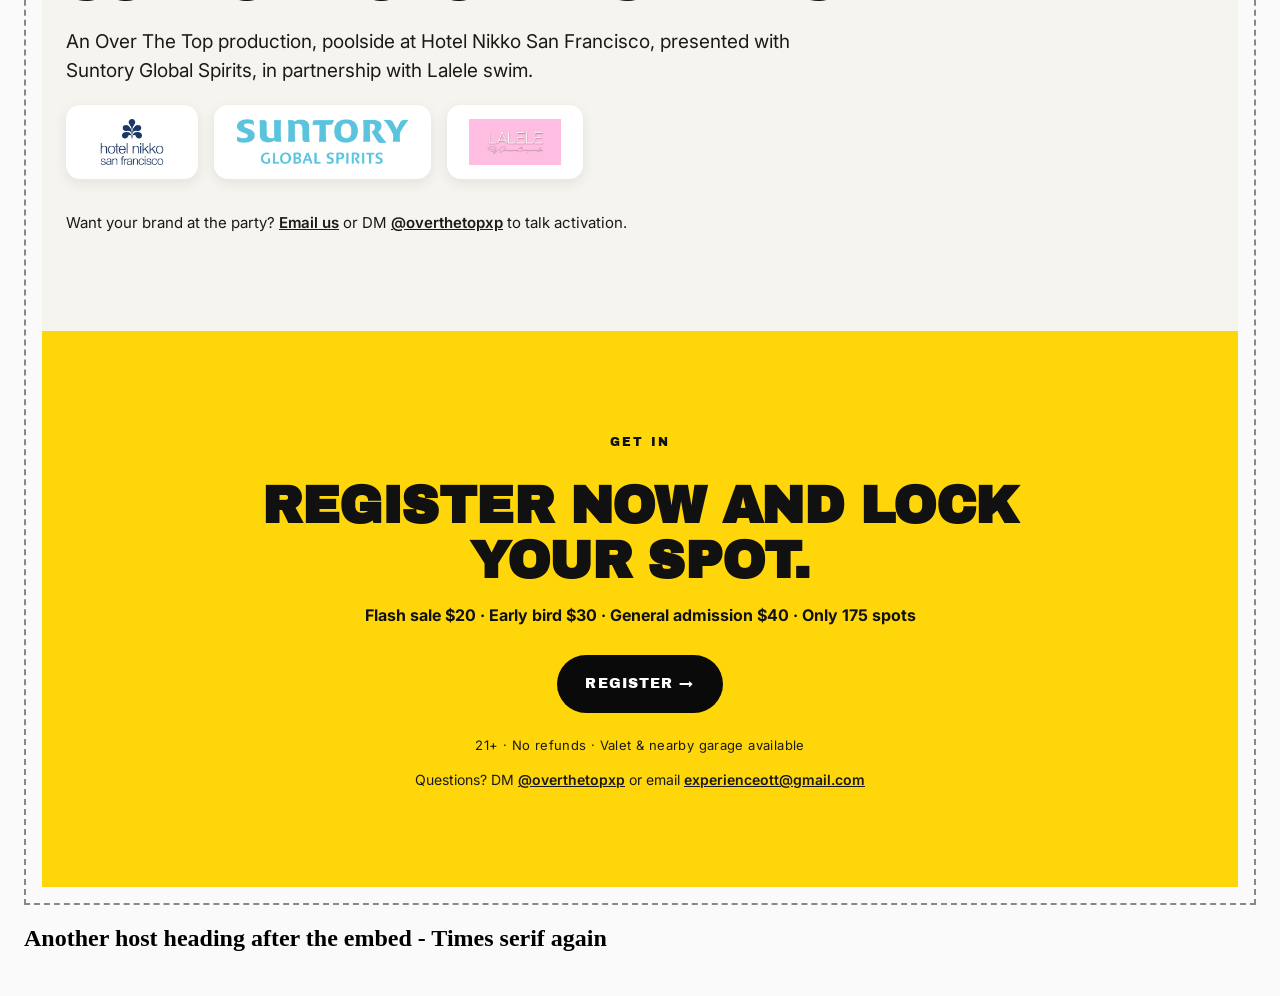
<file: test-host.html>
<!doctype html>
<html lang="en">
<head>
<meta charset="utf-8" />
<title>Test host (simulated Webflow CSS bleed)</title>
<style>
/* Simulated worst-case Webflow CSS bleed */
body { font-family: Arial; margin:0; padding:24px; background:#fafafa; }
h1,h2 { font-family: 'Times New Roman', serif }
h3,a { font-family: Georgia, serif }
a { text-decoration: underline; color: #06c }
p { margin: 22px 0 }
.nav { flex-direction: column; background: #f0a }
.btn { width: 44px; display: block; border-radius: 999px; padding: 9px }
.container { max-width: 820px }
.card { background: red; border: 4px solid lime }
.hero { flex-direction: column }
.band { background: teal }
.w-embed { padding: 16px; border: 2px dashed #888; }
</style>
</head>
<body>
<h1>Host page heading (outside embed - should be Times serif)</h1>
<h2>Outside .ottff heading - also Times serif</h2>
<p>Host paragraph outside the embed. Should have margin 22px 0 and Arial body font.</p>

<div class="w-embed">
<!-- July 4th Pool Party - namespaced NATIVE embed (prefixed classes) -->
<link href="https://fonts.googleapis.com/css2?family=Archivo+Black&family=Inter:wght@400;500;600;700;800;900&display=swap" rel="stylesheet" />
<link rel="stylesheet" href="styles-embed.css" />
<div class="ottff">
<header class="ff-nav">
  <a href="#top" class="ff-nav__brand">
    <img class="ff-brand-mark" src="https://gabrielgalarza-create.github.io/july-4th-pool-party/logos/ott.png" alt="Over The Top" />
    <span class="ff-brand-divider"></span>
    <span class="ff-brand-event">JULY 4TH</span>
  </a>
  <nav class="ff-nav__links">
    <a href="#vision">Vision</a>
    <a href="#lineup">Lineup</a>
    <a href="#onsite">On Site</a>
    <a href="#vip">VIP</a>
    <a href="#partners">Partners</a>
  </nav>
  <a class="ff-btn ff-btn--small ff-btn--yellow" data-register href="https://sweatpals.com/event/4th-of-july-pool-party" target="_blank" rel="noopener">Register</a>
</header>

<!-- HERO -->
<section class="ff-hero" id="top">
  <img class="ff-hero__bg" src="https://gabrielgalarza-create.github.io/july-4th-pool-party/images/hero.jpg" alt="Over The Top pool party crowd" />
  <div class="ff-hero__overlay"></div>
  <div class="ff-hero__content">
    <div class="ff-hero__eyebrow">
      <span class="ff-dot"></span> Hotel Nikko, San Francisco &#183; Sat July 4, 2026 &#183; 2&ndash;6PM
    </div>
    <h1 class="ff-hero__title">
      <span class="ff-line">JULY 4TH</span>
      <span class="ff-line ff-line--yellow">POOL PARTY</span>
      <span class="ff-line ff-line--small">A SUMMER DAY PARTY</span>
    </h1>
    <p style="font-family:var(--display); font-size:13px; letter-spacing:.16em; text-transform:uppercase; color:var(--yellow); margin:0 0 26px;">Presented by Over The Top &amp; Suntory Global Spirits</p>
    <div class="ff-hero__ctas">
      <a class="ff-btn ff-btn--yellow ff-btn--lg" data-register href="https://sweatpals.com/event/4th-of-july-pool-party" target="_blank" rel="noopener">Register &#8594;</a>
      <a class="ff-btn ff-btn--ghost ff-btn--lg" href="#vision">Learn more</a>
    </div>
    <div class="ff-hero__partners">
      <span class="ff-hero__partners-label">Good to know</span>
      <p style="font-size:14px; color:rgba(255,255,255,.82); margin:0; max-width:580px;">
        21+ event &#183; Poolside at Hotel Nikko San Francisco &#183; Only 175 spots. Dress code: summer &amp; Love Island colors. Swimwear welcome, cover-ups for the bar.
      </p>
    </div>
  </div>
  <div class="ff-hero__scroll">scroll &#8595;</div>
</section>

<!-- VISION + STATS -->
<section class="ff-band ff-band--yellow" id="vision">
  <div class="ff-container">
    <div class="ff-vision__grid">
      <div class="ff-vision__copy">
        <span class="ff-kicker">The vision</span>
        <h2 class="ff-h2">Cocktails, matcha, live DJs, and a pool for Fourth of July, Over The Top style.</h2>
        <p>
          Over The Top is taking over the pool at Hotel Nikko San Francisco this Fourth of July, presented
          with Suntory Global Spirits. A caf&#233;, matcha bar, poke bar, specialty cocktails, and DJ sets,
          all poolside.
        </p>
        <p>
          Four hours in the heart of downtown SF with DJ Umami and rammie.mp3 on the decks. Only 175 spots.
          Bring your crew and your swimwear.
        </p>
      </div>
      <div class="ff-vision__stats">
        <div class="ff-stat"><div class="ff-stat__num">2&ndash;6PM</div><div class="ff-stat__label">Poolside party</div></div>
        <div class="ff-stat"><div class="ff-stat__num">175</div><div class="ff-stat__label">Spots only</div></div>
        <div class="ff-stat"><div class="ff-stat__num">$20</div><div class="ff-stat__label">Flash sale tickets</div></div>
        <div class="ff-stat"><div class="ff-stat__num">21+</div><div class="ff-stat__label">Day party</div></div>
      </div>
    </div>
  </div>
</section>

<!-- DJ LINEUP -->
<section class="ff-band" id="lineup">
  <div class="ff-container">
    <span class="ff-kicker">The lineup</span>
    <h2 class="ff-h2" style="margin-bottom:24px;">On the decks.</h2>

    <div class="ff-lineup-grid">

      <article class="ff-card ff-card--dj">
        <img class="ff-card__img" src="https://gabrielgalarza-create.github.io/july-4th-pool-party/images/umami.jpg" alt="DJ Umami" />
        <div class="ff-card__body">
          <div class="ff-card__access-row">
            <span class="ff-card__access ff-card__access--free">Live set</span>
            <span class="ff-card__attr">poolside</span>
          </div>
          <h3 class="ff-card__title">DJ Umami</h3>
          <p class="ff-card__sub">5 PM &ndash; 6 PM</p>
        </div>
      </article>

      <article class="ff-card ff-card--dj">
        <img class="ff-card__img" src="https://gabrielgalarza-create.github.io/july-4th-pool-party/images/rammie.jpg" alt="rammie.mp3" />
        <div class="ff-card__body">
          <div class="ff-card__access-row">
            <span class="ff-card__access ff-card__access--free">Live set</span>
            <span class="ff-card__attr">poolside</span>
          </div>
          <h3 class="ff-card__title">rammie.mp3</h3>
          <p class="ff-card__sub">4 PM &ndash; 5 PM</p>
        </div>
      </article>

    </div>
  </div>
</section>

<!-- EXPERIENCES PROVIDED ON SITE (merged: included with ticket + pay-as-you-go) -->
<section class="ff-band ff-band--cream" id="onsite">
  <div class="ff-container">
    <span class="ff-kicker">On site</span>
    <h2 class="ff-h2">Experiences provided on site.</h2>
    <p class="ff-lede" style="margin:-12px 0 24px; max-width:780px;">
      Pool and deck access and live DJ sets are included with your ticket. Caf&#233;, matcha, poke, and specialty cocktails are available to purchase on site.
    </p>

    <div class="ff-rail" data-rail>
      <button class="ff-rail__nav ff-rail__nav--prev" type="button" aria-label="Previous">&#8249;</button>
      <div class="ff-rail__viewport">
        <div class="ff-rail__track">

          <article class="ff-card ff-card--rail" data-card>
            <img class="ff-card__img" src="https://gabrielgalarza-create.github.io/july-4th-pool-party/images/nikko-pool.jpg" alt="Pool and deck access" />
            <div class="ff-card__body">
              <div class="ff-card__access-row">
                <span class="ff-card__access ff-card__access--free">Included with ticket</span>
                <span class="ff-card__attr">by Over The Top</span>
              </div>
              <h3 class="ff-card__title">Pool &amp; Deck Access</h3>
              <p class="ff-card__sub">2 PM &ndash; 6 PM &#183; Hotel Nikko pool</p>
              <div class="ff-card__expand">
                <p>Full access to the pool and deck at Hotel Nikko San Francisco all afternoon.</p>
              </div>
              <button class="ff-card__toggle" aria-label="Expand">+</button>
            </div>
          </article>

          <article class="ff-card ff-card--rail" data-card>
            <img class="ff-card__img" src="https://gabrielgalarza-create.github.io/july-4th-pool-party/images/live-dj-set.jpg" alt="Live DJ sets poolside" />
            <div class="ff-card__body">
              <div class="ff-card__access-row">
                <span class="ff-card__access ff-card__access--free">Included with ticket</span>
                <span class="ff-card__attr">the lineup</span>
              </div>
              <h3 class="ff-card__title">Live DJ Sets</h3>
              <p class="ff-card__sub">2 PM &ndash; 6 PM &#183; all afternoon</p>
              <div class="ff-card__expand">
                <p>DJ Umami and rammie.mp3 spinning poolside from doors to last call.</p>
              </div>
              <button class="ff-card__toggle" aria-label="Expand">+</button>
            </div>
          </article>

          <article class="ff-card ff-card--rail" data-card>
            <img class="ff-card__img" src="https://gabrielgalarza-create.github.io/july-4th-pool-party/images/cafe.jpg" alt="Caf&#233;" />
            <div class="ff-card__body">
              <div class="ff-card__access-row">
                <span class="ff-card__access ff-card__access--cash">Pay as you go</span>
                <span class="ff-card__attr">on site</span>
              </div>
              <h3 class="ff-card__title">Caf&#233;</h3>
              <p class="ff-card__sub">All day &#183; coffee &amp; espresso</p>
              <div class="ff-card__expand">
                <p>A full caf&#233; poolside all afternoon. Coffee, espresso drinks, and more.</p>
              </div>
              <button class="ff-card__toggle" aria-label="Expand">+</button>
            </div>
          </article>

          <article class="ff-card ff-card--rail" data-card>
            <img class="ff-card__img" src="https://gabrielgalarza-create.github.io/july-4th-pool-party/images/matcha.jpg" alt="Matcha bar" />
            <div class="ff-card__body">
              <div class="ff-card__access-row">
                <span class="ff-card__access ff-card__access--cash">Pay as you go</span>
                <span class="ff-card__attr">on site</span>
              </div>
              <h3 class="ff-card__title">Matcha Bar</h3>
              <p class="ff-card__sub">All day &#183; matcha lattes &amp; more</p>
              <div class="ff-card__expand">
                <p>A dedicated matcha bar serving lattes and specialty matcha drinks all afternoon.</p>
              </div>
              <button class="ff-card__toggle" aria-label="Expand">+</button>
            </div>
          </article>

          <article class="ff-card ff-card--rail" data-card>
            <img class="ff-card__img" src="https://gabrielgalarza-create.github.io/july-4th-pool-party/images/poke.jpg" alt="Poke bar" />
            <div class="ff-card__body">
              <div class="ff-card__access-row">
                <span class="ff-card__access ff-card__access--cash">Pay as you go</span>
                <span class="ff-card__attr">on site</span>
              </div>
              <h3 class="ff-card__title">Poke Bar</h3>
              <p class="ff-card__sub">All day &#183; fresh poke bowls</p>
              <div class="ff-card__expand">
                <p>Fresh poke bowls built to order, served poolside all afternoon.</p>
              </div>
              <button class="ff-card__toggle" aria-label="Expand">+</button>
            </div>
          </article>

          <article class="ff-card ff-card--rail" data-card>
            <img class="ff-card__img" src="https://gabrielgalarza-create.github.io/july-4th-pool-party/images/cocktails.jpg" alt="Specialty cocktails" />
            <div class="ff-card__body">
              <div class="ff-card__access-row">
                <span class="ff-card__access ff-card__access--cash">Pay as you go &#183; 21+</span>
                <span class="ff-card__attr">by Suntory Global Spirits</span>
              </div>
              <h3 class="ff-card__title">Specialty Cocktails</h3>
              <p class="ff-card__sub">All day &#183; 21+</p>
              <div class="ff-card__expand">
                <p>Specialty cocktails and beverage offerings by Suntory Global Spirits, poolside all afternoon. 21+.</p>
              </div>
              <button class="ff-card__toggle" aria-label="Expand">+</button>
            </div>
          </article>

        </div>
      </div>
      <button class="ff-rail__nav ff-rail__nav--next" type="button" aria-label="Next">&#8250;</button>
    </div>
  </div>
</section>

<!-- SECTION 2: VIP CABANAS & GROUPS -->
<section class="ff-band ff-band--dark" id="vip">
  <div class="ff-container">
    <span class="ff-kicker ff-kicker--yellow">VIP &amp; Groups</span>
    <h2 class="ff-h2 ff-h2--light">Cabanas &amp; group bundles.</h2>
    <p class="ff-lede" style="color:rgba(255,255,255,.7); margin:-12px 0 24px; max-width:780px;">
      Reserve a poolside cabana for your crew, or grab a group weekend bundle.
    </p>

    <div class="ff-rail" data-rail>
      <button class="ff-rail__nav ff-rail__nav--prev" type="button" aria-label="Previous">&#8249;</button>
      <div class="ff-rail__viewport">
        <div class="ff-rail__track">

          <article class="ff-card ff-card--rail ff-card--dark" data-card>
            <img class="ff-card__img" src="https://gabrielgalarza-create.github.io/july-4th-pool-party/images/cabana.jpg" alt="VIP poolside cabana" />
            <div class="ff-card__body">
              <div class="ff-card__access-row">
                <span class="ff-card__access ff-card__access--vip">6 guest tickets</span>
                <span class="ff-card__attr">poolside</span>
              </div>
              <h3 class="ff-card__title">VIP Cabana</h3>
              <p class="ff-card__sub">Includes 6 guest tickets &#183; $500 food &amp; beverage minimum</p>
              <div class="ff-card__expand">
                <p>A reserved poolside cabana that includes 6 guest tickets, with a $500 food and beverage minimum. 21+.</p>
              </div>
              <button class="ff-card__toggle" aria-label="Expand">+</button>
            </div>
          </article>

          <article class="ff-card ff-card--rail ff-card--dark" data-card>
            <img class="ff-card__img" src="https://gabrielgalarza-create.github.io/july-4th-pool-party/images/nikko-exterior.jpg" alt="Group weekend bundle" />
            <div class="ff-card__body">
              <div class="ff-card__access-row">
                <span class="ff-card__access ff-card__access--vip">Group bundle</span>
                <span class="ff-card__attr">for your crew</span>
              </div>
              <h3 class="ff-card__title">Group Weekend Bundle</h3>
              <p class="ff-card__sub">Welcome delight + guaranteed entry</p>
              <a class="ff-card-link" href="https://book.passkey.com/gt/221388832?gtid=720caf6cd674019568a647cde6373efd" target="_blank" rel="noopener">Book the weekend bundle &#8594;</a>
              <div class="ff-card__expand">
                <p>Group weekend bundle options for your crew. Comes with a welcome special delight at check-in and guarantees your event ticket.</p>
              </div>
              <button class="ff-card__toggle" aria-label="Expand">+</button>
            </div>
          </article>

        </div>
      </div>
      <button class="ff-rail__nav ff-rail__nav--next" type="button" aria-label="Next">&#8250;</button>
    </div>
  </div>
</section>

<!-- RUN OF SHOW (hidden on the public page; still available at run-of-show.html) -->
<section class="ff-band ff-band--dark" id="schedule" hidden>
  <div class="ff-container">
    <span class="ff-kicker ff-kicker--yellow">Run of show</span>
    <h2 class="ff-h2 ff-h2--light">A day designed to flow.</h2>
    <p class="ff-lede" style="color:rgba(255,255,255,.7); margin:-12px 0 36px; max-width:780px;">
      Doors at 2, last pour at 6. Four hours of sunshine, music, and the pool at Hotel Nikko. Times below are a draft and may shift.
    </p>

    <ol class="ff-schedule">
      <li><span class="ff-schedule__time">2:00 PM</span><span class="ff-schedule__title">Doors open &#183; Pool opens</span><span class="ff-schedule__sub">Music starts poolside</span></li>
      <li><span class="ff-schedule__time">2:30 PM</span><span class="ff-schedule__title">Bar &amp; cabanas open</span><span class="ff-schedule__sub">21+ &#183; caf&#233;, matcha, poke &amp; cocktails &#183; VIP cabanas</span></li>
      <li><span class="ff-schedule__time">3:30 PM</span><span class="ff-schedule__title">Peak set</span><span class="ff-schedule__sub">The afternoon hits its stride</span></li>
      <li><span class="ff-schedule__time">5:45 PM</span><span class="ff-schedule__title">Last call &amp; closing set</span><span class="ff-schedule__sub">Final pours from the bar</span></li>
      <li><span class="ff-schedule__time">6:00 PM</span><span class="ff-schedule__title">Event ends</span><span class="ff-schedule__sub">Happy Fourth from Over The Top</span></li>
    </ol>
  </div>
</section>

<!-- VENUE (hidden on the public page) -->
<section class="ff-band ff-band--cream" id="venue" hidden>
  <div class="ff-container">
    <span class="ff-kicker">Venue &amp; directions</span>
    <h2 class="ff-h2">Hotel Nikko, San Francisco.</h2>
    <p class="ff-lede" style="margin:-12px 0 28px; max-width:780px;">
      222 Mason St, San Francisco, CA 94102. A pool in the heart of downtown San Francisco, steps from Union Square. Valet parking on site and a nearby public garage.
    </p>
    <div class="ff-venue-cta">
      <a class="ff-btn ff-btn--black ff-btn--lg" href="https://www.google.com/maps/search/?api=1&query=Hotel+Nikko+222+Mason+St+San+Francisco+CA" target="_blank" rel="noopener">Get directions</a>
    </div>
    <p style="text-align:center; margin:22px 0 0; font-size:14px; color:var(--gray-500); letter-spacing:.04em;">
      21+ event &nbsp;&#183;&nbsp; No refunds &nbsp;&#183;&nbsp; Valet &amp; nearby garage available
    </p>
  </div>
</section>

<!-- PARTNERS -->
<section class="ff-band ff-band--cream" id="partners">
  <div class="ff-container">
    <span class="ff-kicker">Partners</span>
    <h2 class="ff-h2">Presented with Hotel Nikko &amp; Suntory Global Spirits.</h2>
    <p class="ff-lede" style="margin:-12px 0 8px; max-width:780px;">
      An Over The Top production, poolside at Hotel Nikko San Francisco, presented with Suntory Global Spirits,
      in partnership with Lalele swim.
    </p>

    <div class="ff-partner-logos">
      <span class="ff-partner-logo"><img src="https://gabrielgalarza-create.github.io/july-4th-pool-party/logos/hotel-nikko.jpg" alt="Hotel Nikko San Francisco" /></span>
      <span class="ff-partner-logo"><img src="https://gabrielgalarza-create.github.io/july-4th-pool-party/logos/suntory.png" alt="Suntory Global Spirits" /></span>
      <span class="ff-partner-logo"><img src="https://gabrielgalarza-create.github.io/july-4th-pool-party/logos/lalele.png" alt="Lalele swim" /></span>
    </div>

    <p class="ff-partners-cta">
      Want your brand at the party? <a href="mailto:experienceott@gmail.com?subject=July%204th%20Pool%20Party%20Partnership">Email us</a>
      or DM <a href="https://instagram.com/overthetopxp" target="_blank" rel="noopener">@overthetopxp</a> to talk activation.
    </p>
  </div>
</section>

<!-- GALLERY -->
<section class="ff-band" id="gallery" hidden>
  <div class="ff-container">
    <span class="ff-kicker">Past editions</span>
    <h2 class="ff-h2">What it actually looks like.</h2>
  </div>
  <div class="ff-gallery">
    <img src="https://gabrielgalarza-create.github.io/july-4th-pool-party/images/gallery-1.jpg" alt="" loading="lazy" />
    <img src="https://gabrielgalarza-create.github.io/july-4th-pool-party/images/gallery-2.jpg" alt="" loading="lazy" />
    <img src="https://gabrielgalarza-create.github.io/july-4th-pool-party/images/gallery-3.jpg" alt="" loading="lazy" />
    <img src="https://gabrielgalarza-create.github.io/july-4th-pool-party/images/gallery-4.jpg" alt="" loading="lazy" />
    <img src="https://gabrielgalarza-create.github.io/july-4th-pool-party/images/gallery-5.jpg" alt="" loading="lazy" />
    <img src="https://gabrielgalarza-create.github.io/july-4th-pool-party/images/gallery-6.jpg" alt="" loading="lazy" />
    <img src="https://gabrielgalarza-create.github.io/july-4th-pool-party/images/gallery-7.jpg" alt="" loading="lazy" />
    <img src="https://gabrielgalarza-create.github.io/july-4th-pool-party/images/gallery-8.jpg" alt="" loading="lazy" />
    <img src="https://gabrielgalarza-create.github.io/july-4th-pool-party/images/gallery-9.jpg" alt="" loading="lazy" />
    <img src="https://gabrielgalarza-create.github.io/july-4th-pool-party/images/gallery-10.jpg" alt="" loading="lazy" />
    <img src="https://gabrielgalarza-create.github.io/july-4th-pool-party/images/gallery-11.jpg" alt="" loading="lazy" />
    <img src="https://gabrielgalarza-create.github.io/july-4th-pool-party/images/gallery-12.jpg" alt="" loading="lazy" />
    <img src="https://gabrielgalarza-create.github.io/july-4th-pool-party/images/gallery-13.jpg" alt="" loading="lazy" />
    <img src="https://gabrielgalarza-create.github.io/july-4th-pool-party/images/gallery-14.jpg" alt="" loading="lazy" />
    <img src="https://gabrielgalarza-create.github.io/july-4th-pool-party/images/gallery-15.jpg" alt="" loading="lazy" />
    <img src="https://gabrielgalarza-create.github.io/july-4th-pool-party/images/gallery-16.jpg" alt="" loading="lazy" />
  </div>
</section>

<!-- REGISTER / CTA -->
<section class="ff-band ff-band--yellow" id="register">
  <div class="ff-container ff-container--narrow ff-text-center">
    <span class="ff-kicker">Get in</span>
    <h2 class="ff-h2" style="margin-bottom:14px;">Register now and lock your spot.</h2>
    <p style="margin:0 0 28px; font-weight:700; color:var(--ink);">
      Flash sale $20 &#183; Early bird $30 &#183; General admission $40 &#183; Only 175 spots
    </p>
    <div class="ff-cta-row">
      <a class="ff-btn ff-btn--black ff-btn--lg" data-register href="https://sweatpals.com/event/4th-of-july-pool-party" target="_blank" rel="noopener">Register &#8594;</a>
    </div>
    <p style="margin:22px 0 0; font-size:13px; color:var(--ink-2); letter-spacing:.03em;">
      21+ &#183; No refunds &#183; Valet &amp; nearby garage available
    </p>
    <p style="margin:14px 0 0; font-size:14px; color:var(--ink-2);">
      Questions? DM <a href="https://instagram.com/overthetopxp" target="_blank" rel="noopener" style="font-weight:600; text-decoration:underline;">@overthetopxp</a>
      or email <a href="mailto:experienceott@gmail.com" style="font-weight:600; text-decoration:underline;">experienceott@gmail.com</a>
    </p>
  </div>
</section>

<script src="script-embed.js"></script>
</div>

</div>

<h2>Another host heading after the embed - Times serif again</h2>
</body>
</html>
</file>
<file: styles.css>
/* ============ TOKENS ============ */
:root {
  --yellow: #FFD60A;
  --yellow-deep: #F5C400;
  --black: #0A0A0A;
  --ink: #111111;
  --ink-2: #1a1a1a;
  --gray-100: #F5F4EE;
  --gray-200: #E8E6DD;
  --gray-500: #6B6B66;
  --white: #FFFFFF;

  --radius: 18px;
  --radius-lg: 28px;

  --container: 1240px;
  --container-narrow: 820px;

  --shadow-sm: 0 4px 14px rgba(0,0,0,.08);
  --shadow-md: 0 14px 40px rgba(0,0,0,.18);

  --display: "Archivo Black", "Inter", system-ui, -apple-system, "Segoe UI", sans-serif;
  --body: "Inter", system-ui, -apple-system, "Segoe UI", sans-serif;
}

* { box-sizing: border-box; }
html, body { margin: 0; padding: 0; }
html { scroll-behavior: smooth; -webkit-text-size-adjust: 100%; }

body {
  font-family: var(--body);
  color: var(--ink);
  background: var(--white);
  line-height: 1.55;
  -webkit-font-smoothing: antialiased;
  text-rendering: optimizeLegibility;
}

img { display: block; max-width: 100%; }
a { color: inherit; }
button { font: inherit; }

/* ============ LAYOUT HELPERS ============ */
.container {
  max-width: var(--container);
  margin: 0 auto;
  padding: 0 24px;
}
.container--narrow { max-width: var(--container-narrow); }
.text-center { text-align: center; }

.kicker {
  display: inline-block;
  font-family: var(--display);
  font-size: 12px;
  letter-spacing: 0.18em;
  text-transform: uppercase;
  color: var(--ink);
  background: var(--yellow);
  padding: 6px 12px;
  border-radius: 999px;
  margin-bottom: 22px;
}
.kicker--yellow { background: var(--yellow); color: var(--black); }

.h2 {
  font-family: var(--display);
  font-weight: 900;
  font-size: clamp(28px, 4.5vw, 52px);
  line-height: 1.05;
  letter-spacing: -0.01em;
  margin: 0 0 28px;
  text-transform: uppercase;
}
.h2--light { color: var(--white); }

.lede {
  font-size: clamp(16px, 1.6vw, 19px);
  color: var(--ink-2);
  max-width: 640px;
  margin: 0 auto 32px;
}

/* ============ NAV ============ */
.nav {
  position: relative;
  z-index: 1;
  display: flex;
  align-items: center;
  gap: 24px;
  padding: 14px 24px;
  background: rgba(10,10,10,.85);
  backdrop-filter: blur(14px);
  -webkit-backdrop-filter: blur(14px);
  color: var(--white);
  border-bottom: 1px solid rgba(255,255,255,.08);
}
.nav__brand {
  display: flex;
  align-items: center;
  gap: 12px;
  text-decoration: none;
  font-family: var(--display);
  letter-spacing: 0.04em;
}
.brand-mark {
  display: block;
  height: 32px;
  width: auto;
}
.brand-mark--lg { height: 60px; }
.brand-divider {
  width: 1px; height: 18px;
  background: rgba(255,255,255,.25);
}
.brand-event {
  font-size: 13px;
  letter-spacing: 0.18em;
  text-transform: uppercase;
}
.nav__links {
  display: none;
  gap: 22px;
  margin-left: auto;
}
.nav__links a {
  font-size: 14px;
  font-weight: 600;
  color: rgba(255,255,255,.8);
  text-decoration: none;
}
.nav__links a:hover { color: var(--yellow); }
.nav .btn { margin-left: auto; }
@media (min-width: 880px) {
  .nav__links { display: flex; }
  .nav .btn { margin-left: 0; }
}

/* ============ BUTTONS ============ */
.btn {
  display: inline-flex;
  align-items: center;
  justify-content: center;
  gap: 6px;
  font-family: var(--display);
  font-size: 13px;
  letter-spacing: 0.08em;
  text-transform: uppercase;
  text-decoration: none;
  padding: 12px 18px;
  border-radius: 999px;
  border: 2px solid transparent;
  cursor: pointer;
  transition: transform .15s ease, background .15s ease, color .15s ease, border-color .15s ease;
  white-space: nowrap;
}
.btn:hover { transform: translateY(-1px); }
.btn--small { padding: 9px 14px; font-size: 12px; }
.btn--lg { padding: 16px 26px; font-size: 14px; }
.btn--yellow { background: var(--yellow); color: var(--black); }
.btn--yellow:hover { background: var(--yellow-deep); }
.btn--black { background: var(--black); color: var(--white); }
.btn--black:hover { background: var(--ink-2); }
.btn--ghost { background: transparent; color: var(--white); border-color: rgba(255,255,255,.6); }
.btn--ghost:hover { background: rgba(255,255,255,.1); }
.btn--ghost-dark { background: transparent; color: var(--black); border-color: var(--black); }
.btn--ghost-dark:hover { background: rgba(0,0,0,.06); }

/* ============ HERO ============ */
.hero {
  position: relative;
  min-height: 90vh;
  display: flex;
  align-items: flex-end;
  overflow: hidden;
  color: var(--white);
}
.hero__bg {
  position: absolute;
  inset: 0;
  width: 100%;
  height: 100%;
  object-fit: cover;
  z-index: 0;
}
.hero__overlay {
  position: absolute;
  inset: 0;
  z-index: 1;
  background:
    radial-gradient(ellipse at 80% 20%, rgba(255,214,10,.18), transparent 55%),
    linear-gradient(180deg, rgba(0,0,0,.2) 0%, rgba(0,0,0,.55) 55%, rgba(0,0,0,.85) 100%);
}
.hero__content {
  position: relative;
  z-index: 2;
  width: 100%;
  max-width: var(--container);
  margin: 0 auto;
  padding: 120px 24px 80px;
}
.hero__eyebrow {
  display: inline-flex;
  align-items: center;
  gap: 10px;
  font-family: var(--body);
  font-weight: 600;
  font-size: 13px;
  letter-spacing: 0.14em;
  text-transform: uppercase;
  background: rgba(255,255,255,.08);
  border: 1px solid rgba(255,255,255,.18);
  padding: 9px 14px;
  border-radius: 999px;
  backdrop-filter: blur(8px);
  margin-bottom: 24px;
}
.hero__eyebrow .dot {
  width: 8px; height: 8px; border-radius: 50%; background: var(--yellow);
  box-shadow: 0 0 0 4px rgba(255,214,10,.25);
}
.hero__title {
  font-family: var(--display);
  font-weight: 900;
  text-transform: uppercase;
  font-size: clamp(56px, 12vw, 180px);
  line-height: 0.88;
  letter-spacing: -0.02em;
  margin: 0 0 28px;
}
.hero__title .line { display: block; }
.hero__title .line--yellow { color: var(--yellow); }
.hero__title .line--small {
  font-size: clamp(16px, 1.6vw, 22px);
  letter-spacing: 0.34em;
  font-weight: 900;
  margin-top: 14px;
  color: rgba(255,255,255,.85);
}
.hero__sub {
  max-width: 620px;
  font-size: clamp(15px, 1.5vw, 18px);
  color: rgba(255,255,255,.85);
  margin: 0 0 32px;
}
.hero__ctas {
  display: flex;
  flex-wrap: wrap;
  gap: 12px;
  margin-bottom: 48px;
}
.hero__ctas .btn--lg,
.hero__ctas .rsvp-trigger { min-width: 260px; }
.hero__ctas .rsvp-trigger .btn--lg { width: 100%; min-width: 0; }
.hero__partners {
  border-top: 1px solid rgba(255,255,255,.15);
  padding-top: 22px;
}
.hero__partners-label {
  font-family: var(--display);
  font-size: 11px;
  letter-spacing: 0.24em;
  text-transform: uppercase;
  color: rgba(255,255,255,.6);
  display: block;
  margin-bottom: 12px;
}
.hero__partners-label--social { margin-top: 28px; }
.logo-marquee {
  width: 100%;
  max-width: 980px;
  overflow: hidden;
  -webkit-mask-image: linear-gradient(to right, transparent, #000 6%, #000 94%, transparent);
  mask-image: linear-gradient(to right, transparent, #000 6%, #000 94%, transparent);
}
.logo-row {
  display: flex;
  align-items: center;
  width: max-content;
  animation: logo-scroll 36s linear infinite;
}
.logo-row:hover { animation-play-state: paused; }
.logo-row--alt { animation-duration: 30s; }
@keyframes logo-scroll {
  from { transform: translateX(0); }
  to { transform: translateX(-33.333%); }
}
.logo-row img {
  height: 38px;
  width: auto;
  max-width: 130px;
  margin-right: 48px;
  flex: 0 0 auto;
  object-fit: contain;
  object-position: center;
  filter: brightness(0) invert(1);
  opacity: 0.9;
}
@media (max-width: 480px) {
  .logo-row img { height: 32px; max-width: 110px; margin-right: 32px; }
}
@media (prefers-reduced-motion: reduce) {
  .logo-row,
  .partner-track { animation: none; }
}
.hero__scroll {
  position: absolute;
  z-index: 2;
  bottom: 22px;
  right: 24px;
  font-family: var(--display);
  font-size: 11px;
  letter-spacing: 0.24em;
  color: rgba(255,255,255,.7);
  text-transform: uppercase;
}

/* ============ BANDS ============ */
.band {
  padding: 96px 0;
  background: var(--white);
}
.band--yellow { background: var(--yellow); }
.band--cream { background: var(--gray-100); }
.band--dark { background: var(--black); color: var(--white); }
.band--dark .h2 { color: var(--white); }

@media (max-width: 720px) {
  .band { padding: 72px 0; }
}

/* ============ VISION ============ */
.vision__grid {
  display: grid;
  gap: 48px;
}
.vision__copy p { font-size: clamp(15px, 1.4vw, 17px); margin: 0 0 14px; color: var(--ink-2); }
.vision__copy strong { background: rgba(0,0,0,.08); padding: 1px 6px; border-radius: 4px; }
.vision__stats {
  display: grid;
  grid-template-columns: repeat(2, 1fr);
  gap: 12px;
}
.stat {
  background: var(--black);
  color: var(--white);
  padding: 22px 20px;
  border-radius: var(--radius);
}
.stat__num {
  font-family: var(--display);
  font-size: clamp(32px, 4vw, 48px);
  line-height: 1;
  color: var(--yellow);
  margin-bottom: 6px;
}
.stat__label {
  font-size: 13px;
  letter-spacing: 0.06em;
  text-transform: uppercase;
  color: rgba(255,255,255,.7);
}
@media (min-width: 900px) {
  .vision__grid { grid-template-columns: 1.3fr 1fr; align-items: start; gap: 72px; }
  .vision__stats { grid-template-columns: repeat(2, 1fr); }
}

/* ============ SCHEDULE ============ */
.ros-phase-label {
  display: inline-block;
  font-family: var(--display);
  font-size: 11px;
  letter-spacing: 0.18em;
  text-transform: uppercase;
  color: var(--black);
  background: var(--yellow);
  padding: 7px 14px;
  border-radius: 999px;
  margin: 28px 0 6px;
}
.ros-phase-label:first-of-type { margin-top: 8px; }

/* ============ OPERATIONAL ASKS ============ */
.ops-simple {
  list-style: none;
  margin: 0;
  padding: 0;
  max-width: 820px;
}
.ops-simple li {
  display: flex;
  align-items: flex-start;
  gap: 18px;
  padding: 22px 0;
  border-top: 1px solid var(--gray-200);
}
.ops-simple li:first-child { border-top: none; padding-top: 4px; }
.ops-simple h4 {
  font-family: var(--display);
  font-size: clamp(18px, 2vw, 22px);
  text-transform: uppercase;
  letter-spacing: -0.005em;
  margin: 0 0 6px;
  color: var(--ink);
}
.ops-simple p {
  margin: 0;
  font-size: 15px;
  line-height: 1.5;
  color: var(--gray-500);
}
.ops-status {
  display: inline-block;
  flex-shrink: 0;
  width: 12px;
  height: 12px;
  border-radius: 50%;
  margin-top: 10px;
  background: var(--gray-500);
  box-shadow: 0 0 0 3px rgba(0,0,0,.04);
}
.ops-status.is-confirmed { background: #34C759; }
.ops-status.is-pending { background: var(--yellow); }
.ops-status.is-open { background: #FF453A; }

/* ============ VENUE / SITE MAP ============ */
.venue-map {
  margin: 0;
  border-radius: var(--radius-lg);
  overflow: hidden;
  background: var(--white);
  border: 1px solid var(--gray-200);
  box-shadow: var(--shadow-md);
}
.venue-map img {
  width: 100%;
  height: auto;
  display: block;
}
.venue-map figcaption {
  font-family: var(--body);
  font-size: 13px;
  color: var(--gray-500);
  text-align: center;
  padding: 14px 16px;
  background: var(--white);
  letter-spacing: 0.04em;
}
.venue-cta {
  text-align: center;
  margin-top: 28px;
}

.schedule {
  list-style: none;
  margin: 0;
  padding: 0;
  display: grid;
  gap: 0;
}
.schedule li {
  display: grid;
  grid-template-columns: 110px 1fr;
  align-items: baseline;
  padding: 22px 0;
  border-bottom: 1px solid rgba(255,255,255,.1);
  gap: 16px;
}
.schedule li:last-child { border-bottom: none; }
.schedule__time {
  font-family: var(--display);
  font-size: 14px;
  letter-spacing: 0.08em;
  color: var(--yellow);
  text-transform: uppercase;
}
.schedule__title {
  font-family: var(--display);
  font-size: clamp(18px, 2vw, 24px);
  text-transform: uppercase;
  letter-spacing: -0.005em;
  display: block;
}
.schedule__sub {
  display: block;
  font-size: 14px;
  color: rgba(255,255,255,.65);
  margin-top: 4px;
  grid-column: 2;
}
@media (min-width: 720px) {
  .schedule li { grid-template-columns: 160px 1fr; }
}

/* ============ PROGRAMMING GRID ============ */
.prog-grid {
  display: grid;
  gap: 18px;
  grid-template-columns: 1fr;
}
.card {
  position: relative;
  border-radius: var(--radius-lg);
  overflow: hidden;
  background: var(--gray-100);
  border: 1px solid var(--gray-200);
  transition: transform .25s ease, box-shadow .25s ease;
  cursor: pointer;
}
.card:hover { transform: translateY(-3px); box-shadow: var(--shadow-md); }
.card__img {
  width: 100%;
  aspect-ratio: 1 / 1;
  object-fit: cover;
  display: block;
}
/* Portrait shots: anchor crop to top so the subject's face is visible */
.card__img[src*="dj-sets"],
.card__img[src*="singalong"] { object-position: center top; }
.card__body {
  position: relative;
  padding: 22px 22px 24px;
}
.card__partner {
  font-family: var(--display);
  font-size: 10px;
  letter-spacing: 0.06em;
  text-transform: uppercase;
  color: var(--ink);
  background: var(--yellow);
  display: inline-block;
  padding: 5px 10px;
  border-radius: 999px;
  margin-bottom: 12px;
}
.card__title {
  font-family: var(--display);
  font-size: clamp(20px, 2.4vw, 26px);
  line-height: 1.05;
  margin: 0 0 6px;
  text-transform: uppercase;
}
.card__sub {
  font-size: 14px;
  color: var(--gray-500);
  margin: 0;
}
.card__expand {
  max-height: 0;
  overflow: hidden;
  transition: max-height .35s ease, margin .35s ease;
}
.card__expand p {
  margin: 16px 0 0;
  font-size: 15px;
  color: var(--ink-2);
}
.card.is-open .card__expand { max-height: 320px; }
.card__toggle {
  position: absolute;
  right: 18px;
  bottom: 18px;
  width: 38px; height: 38px;
  border-radius: 50%;
  background: var(--black);
  color: var(--yellow);
  border: none;
  font-size: 22px;
  font-weight: 700;
  line-height: 1;
  display: inline-flex;
  align-items: center;
  justify-content: center;
  cursor: pointer;
  transition: transform .25s ease, background .25s ease;
}
.card.is-open .card__toggle { transform: rotate(45deg); background: var(--yellow); color: var(--black); }
.card--feature {
  background: var(--black);
  color: var(--white);
  border-color: var(--black);
}
.card--feature .card__title { color: var(--white); }
.card--feature .card__sub { color: rgba(255,255,255,.7); }
.card--feature .card__expand p { color: rgba(255,255,255,.85); }
.card--feature .card__toggle { background: var(--yellow); color: var(--black); }

@media (min-width: 700px) {
  .prog-grid { grid-template-columns: 1fr 1fr; }
}
@media (min-width: 1080px) {
  .prog-grid { grid-template-columns: repeat(3, 1fr); }
}
/* Mobile: swipeable horizontal carousel instead of a long vertical stack */
@media (max-width: 699px) {
  .prog-grid {
    display: flex;
    overflow-x: auto;
    scroll-snap-type: x mandatory;
    gap: 14px;
    padding-bottom: 14px;
    -webkit-overflow-scrolling: touch;
    scrollbar-width: none;
  }
  .prog-grid::-webkit-scrollbar { display: none; }
  .prog-grid > .card {
    flex: 0 0 86%;
    scroll-snap-align: start;
    align-self: flex-start;
  }
}

/* ============ RAIL (contained scroll carousel with arrows) ============ */
.rail {
  position: relative;
  margin-top: 12px;
}
.rail__viewport {
  overflow-x: auto;
  overflow-y: hidden;
  scroll-snap-type: x mandatory;
  scroll-behavior: smooth;
  scrollbar-width: none;
  -webkit-overflow-scrolling: touch;
  -webkit-mask-image: linear-gradient(to right, transparent, #000 2.5%, #000 97.5%, transparent);
  mask-image: linear-gradient(to right, transparent, #000 2.5%, #000 97.5%, transparent);
  padding: 8px 0 16px;
}
.rail__viewport::-webkit-scrollbar { display: none; }
.rail__track {
  display: flex;
  gap: 16px;
  width: max-content;
}
.rail__track > .card--rail {
  flex: 0 0 320px;
  scroll-snap-align: start;
  align-self: flex-start;
}
@media (max-width: 720px) {
  .rail__track > .card--rail { flex: 0 0 260px; }
}

.rail__nav {
  position: absolute;
  top: 50%;
  transform: translateY(-50%);
  width: 46px;
  height: 46px;
  border-radius: 50%;
  background: var(--black);
  color: var(--yellow);
  border: none;
  cursor: pointer;
  font-size: 22px;
  font-weight: 700;
  line-height: 1;
  z-index: 5;
  display: flex;
  align-items: center;
  justify-content: center;
  box-shadow: 0 8px 22px rgba(0,0,0,.25);
  transition: transform .15s ease, background .15s ease, opacity .2s ease;
  padding: 0;
}
.rail__nav:hover { transform: translateY(-50%) scale(1.08); background: var(--ink-2); }
.rail__nav--prev { left: -22px; }
.rail__nav--next { right: -22px; }
.band--dark .rail__nav { background: var(--yellow); color: var(--black); }
.band--dark .rail__nav:hover { background: var(--yellow-deep); }
@media (max-width: 880px) {
  .rail__nav--prev { left: -10px; }
  .rail__nav--next { right: -10px; }
}
@media (max-width: 720px) {
  .rail__nav { display: none; }
}

/* ============ CARD MARQUEE (legacy, kept for reference) ============ */
.card-marquee {
  overflow: hidden;
  position: relative;
  margin: 32px 0 0;
  padding: 8px 0 16px;
  -webkit-mask-image: linear-gradient(to right, transparent, #000 4%, #000 96%, transparent);
  mask-image: linear-gradient(to right, transparent, #000 4%, #000 96%, transparent);
}
.card-track {
  display: flex;
  gap: 16px;
  width: max-content;
  padding: 0 24px;
  animation: card-scroll 80s linear infinite;
  will-change: transform;
}
.card-track--alt { animation-duration: 70s; }
.card-track:hover { animation-play-state: paused; }
.card-track.is-paused { animation-play-state: paused; }
@keyframes card-scroll {
  from { transform: translateX(0); }
  to { transform: translateX(-50%); }
}
@media (prefers-reduced-motion: reduce) {
  .card-track { animation: none; }
}
.card-track > .card--rail {
  flex: 0 0 320px;
  align-self: flex-start;
}
@media (max-width: 720px) {
  .card-track > .card--rail { flex: 0 0 280px; }
}

/* Dark band card variant (VIP section) */
.card--dark {
  background: var(--ink-2);
  border-color: rgba(255,255,255,.08);
  color: var(--white);
}
.card--dark .card__title { color: var(--white); }
.card--dark .card__sub { color: rgba(255,255,255,.7); }
.card--dark .card__attr { color: rgba(255,255,255,.55); }
.card--dark .card__expand p { color: rgba(255,255,255,.85); }
.card--dark .card__toggle { background: var(--yellow); color: var(--black); }

/* DJ card variant: portrait crop, no toggle */
.card--dj .card__img { object-position: center top; }
.card--dj .card__toggle { display: none; }

/* DJ lineup: static 2-up grid (no carousel) */
.lineup-grid {
  display: grid;
  grid-template-columns: repeat(2, minmax(0, 1fr));
  gap: 20px;
  max-width: 760px;
}
@media (max-width: 600px) {
  .lineup-grid { grid-template-columns: 1fr; gap: 16px; }
}

/* Visible in-card link (e.g. Group Weekend Bundle booking) */
.card-link {
  display: inline-block;
  margin-top: 8px;
  font-family: var(--display);
  font-size: 12px;
  letter-spacing: 0.08em;
  text-transform: uppercase;
  color: var(--yellow);
  text-decoration: underline;
  text-underline-offset: 3px;
}
.card-link:hover { color: var(--yellow-deep); }

/* Touch devices: swap the auto-marquee for a native swipeable rail */
@media (hover: none) and (pointer: coarse) {
  .card-marquee {
    overflow-x: auto;
    overflow-y: hidden;
    scroll-snap-type: x mandatory;
    -webkit-overflow-scrolling: touch;
    scrollbar-width: none;
    -webkit-mask-image: none;
    mask-image: none;
  }
  .card-marquee::-webkit-scrollbar { display: none; }
  .card-track { animation: none; }
  .card-track > .card--rail { scroll-snap-align: start; }
  .card-track > [aria-hidden="true"] { display: none; }
}

/* ============ ACCESS BADGES (free vs paid) ============ */
.access-key {
  display: flex;
  flex-wrap: wrap;
  gap: 8px;
  margin: 0 0 28px;
}
.access {
  font-family: var(--display);
  font-size: 10px;
  letter-spacing: 0.08em;
  text-transform: uppercase;
  padding: 6px 11px;
  border-radius: 999px;
  display: inline-flex;
  align-items: center;
}
.access--free { background: #1F8A3A; color: #fff; }
.access--cash { background: var(--yellow); color: var(--black); }
.access--vip  { background: var(--black); color: var(--yellow); }

.card__access-row {
  display: flex;
  flex-wrap: wrap;
  align-items: center;
  gap: 8px;
  margin-bottom: 12px;
}
.card__access {
  font-family: var(--display);
  font-size: 10px;
  letter-spacing: 0.06em;
  text-transform: uppercase;
  padding: 5px 10px;
  border-radius: 999px;
  display: inline-block;
}
.card__access--free { background: #1F8A3A; color: #fff; }
.card__access--cash { background: var(--yellow); color: var(--black); }
.card__access--vip  { background: var(--black); color: var(--yellow); }
.card__attr {
  font-size: 11px;
  letter-spacing: 0.08em;
  text-transform: uppercase;
  color: var(--gray-500);
}

/* ============ DJ LINEUP ============ */
.dj-grid {
  display: grid;
  gap: 14px;
  grid-template-columns: 1fr;
  margin-top: 16px;
}
.dj {
  position: relative;
  border-radius: var(--radius-lg);
  overflow: hidden;
  aspect-ratio: 3 / 4;
  background: var(--ink-2);
  isolation: isolate;
}
.dj__img {
  width: 100%;
  height: 100%;
  object-fit: cover;
  display: block;
  transition: transform .4s ease;
}
.dj:hover .dj__img { transform: scale(1.04); }
.dj__overlay {
  position: absolute;
  inset: 0;
  display: flex;
  flex-direction: column;
  justify-content: flex-end;
  padding: 20px;
  color: var(--white);
  background: linear-gradient(180deg, transparent 45%, rgba(0,0,0,.85) 100%);
}
.dj__name {
  font-family: var(--display);
  font-size: clamp(20px, 2vw, 26px);
  text-transform: uppercase;
  letter-spacing: -0.005em;
  margin: 0;
  line-height: 1.05;
}
.dj__role {
  font-size: 12px;
  color: rgba(255,255,255,.75);
  letter-spacing: 0.1em;
  text-transform: uppercase;
  margin: 6px 0 0;
}
@media (min-width: 600px) {
  .dj-grid { grid-template-columns: repeat(2, 1fr); }
}
@media (min-width: 900px) {
  .dj-grid { grid-template-columns: repeat(5, 1fr); gap: 16px; }
}

/* ============ PARTNERS ============ */
.presenting {
  display: grid;
  gap: 24px;
  grid-template-columns: 1fr;
  align-items: center;
  background: var(--white);
  border: 1px solid var(--gray-200);
  border-radius: var(--radius-lg);
  padding: 28px;
  margin: 16px 0 12px;
}
.presenting__logo {
  display: flex;
  align-items: center;
  justify-content: center;
  background: var(--white);
  padding: 16px;
  border-radius: var(--radius);
  border: 1px solid var(--gray-200);
}
.presenting__logo img {
  display: block;
  width: 100%;
  max-width: 240px;
  height: auto;
  object-fit: contain;
}
.presenting__label {
  display: inline-block;
  font-family: var(--display);
  font-size: 11px;
  letter-spacing: 0.22em;
  text-transform: uppercase;
  color: var(--black);
  background: var(--yellow);
  padding: 6px 12px;
  border-radius: 999px;
  margin-bottom: 12px;
}
.presenting__copy p {
  margin: 0;
  font-size: clamp(15px, 1.4vw, 17px);
  color: var(--ink-2);
  line-height: 1.5;
}
@media (min-width: 720px) {
  .presenting { grid-template-columns: 280px 1fr; gap: 36px; padding: 32px 36px; }
}
.presenting--logo-only {
  grid-template-columns: 1fr !important;
  justify-items: center;
  padding: 28px;
}
.presenting--logo-only .presenting__logo {
  max-width: 360px;
  width: 100%;
}

.vendor-grid {
  display: grid;
  gap: 14px;
  grid-template-columns: 1fr;
  margin: 14px 0 0;
}
.vendor {
  background: var(--white);
  border: 1px solid var(--gray-200);
  border-radius: var(--radius-lg);
  overflow: hidden;
  transition: transform .2s ease, border-color .2s ease;
}
.vendor:hover { transform: translateY(-2px); border-color: var(--black); }
.vendor__img {
  width: 100%;
  aspect-ratio: 4 / 3;
  object-fit: cover;
  display: block;
}
.vendor__img--text {
  display: flex;
  align-items: center;
  justify-content: center;
  background: var(--black);
  color: var(--yellow);
  font-family: var(--display);
  font-size: clamp(22px, 3vw, 32px);
  letter-spacing: 0.04em;
  text-transform: uppercase;
  text-align: center;
  padding: 24px;
}
.vendor__body { padding: 18px 22px 22px; }
.vendor__name {
  font-family: var(--display);
  font-size: clamp(18px, 2vw, 22px);
  text-transform: uppercase;
  letter-spacing: 0.01em;
  margin: 0 0 6px;
}
.vendor__role {
  margin: 0;
  font-size: 14px;
  color: var(--gray-500);
  line-height: 1.45;
}
@media (min-width: 720px) {
  .vendor-grid { grid-template-columns: repeat(3, 1fr); }
}

/* ============ PARTNERS (legacy marquee) ============ */
.partners-subhead {
  font-family: var(--display);
  font-size: 13px;
  letter-spacing: 0.22em;
  text-transform: uppercase;
  color: var(--ink-2);
  margin: 40px 0 14px;
}
.partners-subhead:first-of-type { margin-top: 24px; }
.partner-marquee {
  overflow: hidden;
  margin-top: 12px;
  -webkit-mask-image: linear-gradient(to right, transparent, #000 4%, #000 96%, transparent);
  mask-image: linear-gradient(to right, transparent, #000 4%, #000 96%, transparent);
}
.partner-track {
  display: flex;
  width: max-content;
  animation: logo-scroll 55s linear infinite;
}
.partner-track:hover { animation-play-state: paused; }
.partner-track--alt { animation-duration: 46s; }
.partner {
  flex: 0 0 196px;
  margin-right: 12px;
  background: var(--white);
  border: 1px solid var(--gray-200);
  border-radius: var(--radius);
  padding: 24px 20px;
  min-height: 150px;
  display: flex;
  flex-direction: column;
  justify-content: space-between;
  align-items: stretch;
  text-align: left;
  transition: transform .2s ease, border-color .2s ease;
}
.partner:hover { transform: translateY(-2px); border-color: var(--black); }
.partner__logo {
  font-family: var(--display);
  font-size: clamp(18px, 2.6vw, 28px);
  letter-spacing: 0.04em;
}
.partner__img {
  display: block;
  height: 44px;
  width: 100%;
  max-width: 160px;
  object-fit: contain;
  object-position: left center;
  filter: brightness(0);
  opacity: 0.9;
}
/* The Hennessy logo ships as a black mark on a solid white background, so the
   default brightness(0) filter would render it as a solid black box. The
   partner card background is already white, so dropping the filter lets the
   logo sit seamlessly. */
.partner__img[src*="hennessy"] { filter: none; opacity: 1; height: 56px; }
.partner__role {
  font-size: 13px;
  color: var(--gray-500);
  margin-top: 16px;
  line-height: 1.45;
}
.partner--tba {
  background: var(--black);
  color: var(--white);
  border-color: var(--black);
}
.partner--tba .partner__role { color: rgba(255,255,255,.6); }

.partners-cta {
  margin: 32px 0 0;
  font-size: 15px;
  color: var(--ink-2);
}
.partners-cta a { font-weight: 600; text-decoration: underline; }

.partner-logos { display: flex; flex-wrap: wrap; gap: 16px; align-items: center; margin: 20px 0 6px; }
.partner-logo { display: inline-flex; align-items: center; justify-content: center; background: #fff; border-radius: 14px; padding: 14px 22px; box-shadow: 0 4px 14px rgba(0,0,0,.08); }
.partner-logo img { height: 46px; width: auto; display: block; }

@media (max-width: 480px) {
  .partner { flex-basis: 172px; }
}

/* ============ AUDIENCE ============ */
.audience-grid {
  display: grid;
  grid-template-columns: repeat(2, 1fr);
  gap: 12px;
  margin: 12px 0 36px;
}
.aud {
  border: 1px solid rgba(255,255,255,.12);
  border-radius: var(--radius);
  padding: 24px 20px;
}
.aud__num {
  font-family: var(--display);
  font-size: clamp(28px, 3.6vw, 42px);
  color: var(--yellow);
  line-height: 1;
  margin-bottom: 8px;
}
.aud__label { font-size: 14px; color: rgba(255,255,255,.75); }

.audience-reach {
  display: grid;
  grid-template-columns: repeat(2, 1fr);
  gap: 12px;
  margin-top: 12px;
  background: var(--ink);
  border-radius: var(--radius);
  padding: 22px;
}
.reach__num {
  font-family: var(--display);
  font-size: clamp(22px, 2.6vw, 32px);
  color: var(--white);
  line-height: 1;
}
.reach__label {
  font-size: 12px;
  letter-spacing: 0.08em;
  text-transform: uppercase;
  color: rgba(255,255,255,.6);
  margin-top: 6px;
}

@media (min-width: 720px) {
  .audience-grid { grid-template-columns: repeat(3, 1fr); }
  .audience-reach { grid-template-columns: repeat(4, 1fr); }
}

/* ============ GALLERY ============ */
.gallery {
  display: grid;
  grid-template-columns: repeat(2, 1fr);
  gap: 4px;
  margin-top: 32px;
}
.gallery img {
  width: 100%;
  aspect-ratio: 1 / 1;
  object-fit: cover;
}
@media (min-width: 720px) {
  .gallery { grid-template-columns: repeat(3, 1fr); }
}
@media (min-width: 1080px) {
  .gallery { grid-template-columns: repeat(4, 1fr); }
}

/* ============ REGISTER ============ */
.cta-row {
  display: flex;
  flex-wrap: wrap;
  gap: 12px;
  justify-content: center;
}

/* ============ FOOTER ============ */
.footer {
  background: var(--black);
  color: rgba(255,255,255,.78);
  padding: 72px 0 32px;
}
.footer a { color: var(--yellow); text-decoration: none; }
.footer a:hover { text-decoration: underline; }
.footer__grid {
  display: grid;
  grid-template-columns: 1fr;
  gap: 40px;
}
.footer__brand p {
  margin: 16px 0 0;
  max-width: 420px;
  font-size: 14px;
  color: rgba(255,255,255,.65);
}
.footer__col h4 {
  font-family: var(--display);
  font-size: 12px;
  letter-spacing: 0.18em;
  text-transform: uppercase;
  color: var(--yellow);
  margin: 0 0 12px;
}
.footer__col p { margin: 0; font-size: 14px; line-height: 1.7; }
.footer__legal {
  border-top: 1px solid rgba(255,255,255,.1);
  margin-top: 48px;
  padding-top: 24px;
  font-size: 12px;
  text-align: center;
  color: rgba(255,255,255,.45);
  padding-left: 24px;
  padding-right: 24px;
}
@media (min-width: 720px) {
  .footer__grid { grid-template-columns: 2fr 1fr 1fr 1fr; }
}

/* ============ RSVP FRAME (Sweatpals waitlist iframe button) ============ */
/* The iframe renders the Sweatpals button; clicks open the waitlist popup
   provided by the script tag loaded at the bottom of the body. */
.rsvp-frame {
  display: inline-block;
  vertical-align: middle;
  border: 0;
  width: 100%;
}
.rsvp-frame--sm {
  max-width: 160px;
  height: 44px;
}
.rsvp-frame--lg {
  max-width: 280px;
  height: 56px;
}
@media (max-width: 480px) {
  .rsvp-frame--lg { max-width: 100%; }
}

/* ============ SWEATPALS EMBED (legacy, unused) ============ */
/* Sweatpals injects its own button at the script tag location. Wrapper sets
   minimum sizing so the layout reserves space and the injected button matches
   our scale. The Sweatpals modal handles the waitlist signup popup. */
.sweatpals-embed {
  display: inline-block;
  vertical-align: middle;
}
.sweatpals-embed--sm { min-width: 130px; }
.sweatpals-embed--lg { min-width: 220px; }
.sweatpals-embed button,
.sweatpals-embed > button {
  font-family: var(--display) !important;
  text-transform: uppercase !important;
  letter-spacing: 0.08em !important;
  border-radius: 999px !important;
}

/* ============ RSVP MODAL (Sweatpals waitlist iframe) ============ */
.rsvp-modal {
  position: fixed;
  inset: 0;
  z-index: 1000;
  display: none;
  align-items: center;
  justify-content: center;
  padding: 24px;
}
.rsvp-modal.is-open { display: flex; }
.rsvp-modal__backdrop {
  position: absolute;
  inset: 0;
  background: rgba(0,0,0,.78);
  border: 0;
  padding: 0;
  cursor: pointer;
  -webkit-backdrop-filter: blur(4px);
  backdrop-filter: blur(4px);
}
.rsvp-modal__dialog {
  position: relative;
  z-index: 1;
  width: min(96vw, 560px);
  height: min(94vh, 780px);
  background: var(--black);
  border-radius: 22px;
  overflow: hidden;
  box-shadow: 0 30px 80px rgba(0,0,0,.5);
}
.rsvp-modal__frame {
  width: 100%;
  height: 100%;
  border: 0;
  display: block;
  background: var(--black);
}
.rsvp-modal__close {
  position: absolute;
  top: 12px;
  right: 12px;
  z-index: 2;
  width: 38px;
  height: 38px;
  border-radius: 50%;
  background: rgba(0,0,0,.55);
  color: #fff;
  border: 0;
  font-size: 22px;
  line-height: 1;
  cursor: pointer;
  display: flex;
  align-items: center;
  justify-content: center;
  transition: background .15s ease, transform .15s ease;
}
.rsvp-modal__close:hover { background: rgba(0,0,0,.85); transform: scale(1.05); }
body.is-rsvp-open { overflow: hidden; }

/* ============ SWEATPALS WIDGET (script-paired iframe button) ============ */
/* Renders the Sweatpals checkout button directly. The script in <head>
   handles the popup overlay when the iframe button is clicked. */
.sweatpals-widget {
  display: inline-block;
  vertical-align: middle;
  line-height: 0;
}
.sweatpals-widget iframe {
  border: 0;
  display: block;
  width: 100%;
  background: transparent;
}
.sweatpals-widget--sm { width: 160px; }
.sweatpals-widget--sm iframe { height: 44px; }
.sweatpals-widget--lg { width: 280px; }
.sweatpals-widget--lg iframe { height: 56px; }
@media (max-width: 480px) {
  .sweatpals-widget--lg { width: 100%; max-width: 360px; }
}

/* ============ PRE-REGISTER MODAL (custom waitlist form) ============ */
.rsvp-modal {
  position: fixed;
  inset: 0;
  z-index: 1000;
  display: none;
  align-items: center;
  justify-content: center;
  padding: 20px;
}
.rsvp-modal.is-open { display: flex; }
body.is-rsvp-open { overflow: hidden; }

.rsvp-modal__backdrop {
  position: absolute;
  inset: 0;
  background: rgba(0,0,0,.78);
  border: 0;
  padding: 0;
  cursor: pointer;
  -webkit-backdrop-filter: blur(6px);
  backdrop-filter: blur(6px);
}
.rsvp-modal__dialog {
  position: relative;
  z-index: 1;
  width: min(96vw, 460px);
  max-height: 92vh;
  overflow-y: auto;
  background: var(--black);
  color: var(--white);
  border-radius: 22px;
  box-shadow: 0 30px 80px rgba(0,0,0,.5);
  padding: 32px 28px 28px;
  font-family: var(--body);
}
.rsvp-modal__dialog--frame {
  width: min(96vw, 560px);
  height: min(94vh, 800px);
  max-height: 94vh;
  padding: 0;
  overflow: hidden;
}
.rsvp-modal__iframe {
  width: 100%;
  height: 100%;
  border: 0;
  display: block;
  background: var(--black);
}
.rsvp-modal__close {
  position: absolute;
  top: 12px;
  right: 12px;
  width: 38px;
  height: 38px;
  border-radius: 50%;
  background: rgba(255,255,255,.1);
  color: var(--white);
  border: 0;
  font-size: 22px;
  line-height: 1;
  cursor: pointer;
  display: flex;
  align-items: center;
  justify-content: center;
  transition: background .15s ease, transform .15s ease;
}
.rsvp-modal__close:hover { background: rgba(255,255,255,.2); transform: scale(1.05); }
.rsvp-modal__title {
  font-family: var(--display);
  font-size: 26px;
  letter-spacing: 0;
  text-transform: none;
  margin: 4px 0 8px;
  text-align: center;
}
.rsvp-modal__lede {
  margin: 0 0 22px;
  text-align: center;
  color: rgba(255,255,255,.75);
  font-size: 15px;
  line-height: 1.5;
}
.rsvp-form { display: flex; flex-direction: column; gap: 12px; }
.rsvp-field { display: block; }
.rsvp-field__label {
  display: block;
  font-size: 12px;
  letter-spacing: 0.08em;
  text-transform: uppercase;
  color: rgba(255,255,255,.6);
  margin-bottom: 6px;
}
.rsvp-field__input {
  width: 100%;
  padding: 14px 16px;
  background: rgba(255,255,255,.08);
  border: 1px solid rgba(255,255,255,.12);
  border-radius: 12px;
  color: var(--white);
  font-family: var(--body);
  font-size: 16px;
  outline: none;
  transition: border-color .15s ease, background .15s ease;
}
.rsvp-field__input:focus {
  border-color: var(--yellow);
  background: rgba(255,255,255,.12);
}
.rsvp-field__input::placeholder { color: rgba(255,255,255,.35); }

.rsvp-consent {
  display: flex;
  align-items: flex-start;
  gap: 10px;
  font-size: 12px;
  line-height: 1.5;
  color: rgba(255,255,255,.6);
  margin: 6px 0 8px;
}
.rsvp-consent input[type="checkbox"] {
  flex-shrink: 0;
  width: 18px;
  height: 18px;
  margin: 1px 0 0;
  accent-color: var(--yellow);
  cursor: pointer;
}

.rsvp-form__submit {
  width: 100%;
  margin-top: 6px;
  border-radius: 999px;
}
.rsvp-form__submit:disabled {
  opacity: 0.6;
  cursor: progress;
}
.rsvp-form__error {
  margin: 4px 0 0;
  font-size: 13px;
  color: #ff8a80;
  text-align: center;
}

.rsvp-modal__success { text-align: center; }
.rsvp-modal__success .btn { display: inline-block; margin-top: 12px; }

/* ============ SWEATPALS HIDDEN HOST ============ */
/* Renders the auto-embed widget off-screen so Sweatpals's script and its
   click-to-popup handler are loaded, but no widget content is visible.
   Our Pre-Register buttons trigger the popup by .click()-ing the widget's
   internal trigger element. */
#sweatpals-host {
  position: fixed;
  left: -10000px;
  top: -10000px;
  width: 1px;
  height: 1px;
  overflow: hidden;
  opacity: 0;
  pointer-events: none;
}

/* ============ RSVP AUTO-EMBED (Sweatpals auto-injected button) ============ */
/* With enableAutoEmbed=true Sweatpals injects its own styled button next to
   the script tag. The wrapper just reserves layout space and sets sizing. */
.rsvp-autoembed {
  display: inline-block;
  vertical-align: middle;
}
.rsvp-autoembed--sm { min-width: 130px; }
.rsvp-autoembed--lg { min-width: 240px; }

/* ============ RSVP TRIGGER (Sweatpals iframe overlay) ============ */
/* Visible OTT-styled pill button sits behind; the Sweatpals iframe
   sits absolutely on top with opacity 0. Clicks land on the iframe's
   Sweatpals button, which the checkout script (at end of body)
   intercepts to open the registration modal inline.
   Pattern from SF Fit Fest (PR #52). */
.rsvp-trigger {
  position: relative;
  display: inline-block;
  line-height: 0;
}
.rsvp-trigger .btn { line-height: 1.55; }
.rsvp-trigger__frame {
  position: absolute;
  inset: 0;
  width: 100%;
  height: 100%;
  border: 0;
  opacity: 0;
  cursor: pointer;
  z-index: 2;
}

/* ===== Register / waitlist modal ===== */
.reg-modal {
  position: fixed;
  inset: 0;
  z-index: 99999;
  display: none;
  align-items: center;
  justify-content: center;
  padding: 20px;
  background: rgba(10, 10, 10, 0.8);
  -webkit-backdrop-filter: blur(4px);
  backdrop-filter: blur(4px);
}
.reg-modal.is-open { display: flex; }
.reg-modal__dialog {
  position: relative;
  width: 100%;
  max-width: 540px;
  height: min(86vh, 780px);
  background: var(--white);
  border-radius: 20px;
  overflow: hidden;
  box-shadow: 0 30px 90px rgba(0, 0, 0, 0.55);
}
.reg-modal__frame {
  position: relative;
  z-index: 1;
  width: 100%;
  height: 100%;
  border: 0;
  display: block;
  background: var(--white);
}
.reg-modal__loader {
  position: absolute;
  inset: 0;
  z-index: 0;
  display: flex;
  align-items: center;
  justify-content: center;
  font-family: var(--display);
  font-size: 13px;
  letter-spacing: 0.16em;
  text-transform: uppercase;
  color: var(--gray-500);
}
.reg-modal__close {
  position: absolute;
  top: 12px;
  right: 14px;
  z-index: 2;
  width: 38px;
  height: 38px;
  border-radius: 999px;
  background: rgba(10, 10, 10, 0.62);
  color: #fff;
  font-size: 22px;
  line-height: 38px;
  text-align: center;
  cursor: pointer;
  transition: background 0.18s ease;
}
.reg-modal__close:hover { background: #000; }
@media (max-width: 600px) {
  .reg-modal { padding: 0; }
  .reg-modal__dialog { max-width: 100%; height: 100%; border-radius: 0; }
}
</file>
<file: styles-embed.css>
/* ===== Embed reset: isolate from host (Webflow) styles ===== */
.ottff { width:100%; display:block; font-family:"Inter",system-ui,sans-serif; color:#111; line-height:1.55; -webkit-font-smoothing:antialiased; }
.ottff *, .ottff *::before, .ottff *::after { box-sizing:border-box; font-family:inherit; }
.ottff h1,.ottff h2,.ottff h3,.ottff h4,.ottff h5,.ottff h6,.ottff figure { margin:0; }
.ottff p { margin:0 0 1em; }
.ottff ul,.ottff ol { margin:0; padding:0; list-style:none; }
.ottff a { text-decoration:none; color:inherit; }
.ottff button { background:none; border:0; font:inherit; }
.ottff img { max-width:100%; display:block; }
.ottff section,.ottff header,.ottff .ff-band,.ottff .ff-hero,.ottff .ff-nav { width:100%; max-width:100%; float:none; }
/* ===== Scoped + prefixed festival styles ===== */

.ottff {
  --yellow: #FFD60A;
  --yellow-deep: #F5C400;
  --black: #0A0A0A;
  --ink: #111111;
  --ink-2: #1a1a1a;
  --gray-100: #F5F4EE;
  --gray-200: #E8E6DD;
  --gray-500: #6B6B66;
  --white: #FFFFFF;

  --radius: 18px;
  --radius-lg: 28px;

  --container: 1240px;
  --container-narrow: 820px;

  --shadow-sm: 0 4px 14px rgba(0,0,0,.08);
  --shadow-md: 0 14px 40px rgba(0,0,0,.18);

  --display: "Archivo Black", "Inter", system-ui, -apple-system, "Segoe UI", sans-serif;
  --body: "Inter", system-ui, -apple-system, "Segoe UI", sans-serif;
}
.ottff * { box-sizing: border-box; }
.ottff, .ottff { margin: 0; padding: 0; }
.ottff { scroll-behavior: smooth; -webkit-text-size-adjust: 100%; }
.ottff {
  font-family: var(--body);
  color: var(--ink);
  background: var(--white);
  line-height: 1.55;
  -webkit-font-smoothing: antialiased;
  text-rendering: optimizeLegibility;
}
.ottff img { display: block; max-width: 100%; }
.ottff a { color: inherit; }
.ottff button { font: inherit; }
.ottff .ff-container {
  max-width: var(--container);
  margin: 0 auto;
  padding: 0 24px;
}
.ottff .ff-container--narrow { max-width: var(--container-narrow); }
.ottff .ff-text-center { text-align: center; }
.ottff .ff-kicker {
  display: inline-block;
  font-family: var(--display);
  font-size: 12px;
  letter-spacing: 0.18em;
  text-transform: uppercase;
  color: var(--ink);
  background: var(--yellow);
  padding: 6px 12px;
  border-radius: 999px;
  margin-bottom: 22px;
}
.ottff .ff-kicker--yellow { background: var(--yellow); color: var(--black); }
.ottff .ff-h2 {
  font-family: var(--display);
  font-weight: 900;
  font-size: clamp(28px, 4.5vw, 52px);
  line-height: 1.05;
  letter-spacing: -0.01em;
  margin: 0 0 28px;
  text-transform: uppercase;
}
.ottff .ff-h2--light { color: var(--white); }
.ottff .ff-lede {
  font-size: clamp(16px, 1.6vw, 19px);
  color: var(--ink-2);
  max-width: 640px;
  margin: 0 auto 32px;
}
.ottff .ff-nav {
  position: relative;
  z-index: 1;
  display: flex;
  align-items: center;
  gap: 24px;
  padding: 14px 24px;
  background: rgba(10,10,10,.85);
  backdrop-filter: blur(14px);
  -webkit-backdrop-filter: blur(14px);
  color: var(--white);
  border-bottom: 1px solid rgba(255,255,255,.08);
}
.ottff .ff-nav__brand {
  display: flex;
  align-items: center;
  gap: 12px;
  text-decoration: none;
  font-family: var(--display);
  letter-spacing: 0.04em;
}
.ottff .ff-brand-mark {
  display: block;
  height: 32px;
  width: auto;
}
.ottff .ff-brand-mark--lg { height: 60px; }
.ottff .ff-brand-divider {
  width: 1px; height: 18px;
  background: rgba(255,255,255,.25);
}
.ottff .ff-brand-event {
  font-size: 13px;
  letter-spacing: 0.18em;
  text-transform: uppercase;
}
.ottff .ff-nav__links {
  display: none;
  gap: 22px;
  margin-left: auto;
}
.ottff .ff-nav__links a {
  font-size: 14px;
  font-weight: 600;
  color: rgba(255,255,255,.8);
  text-decoration: none;
}
.ottff .ff-nav__links a:hover { color: var(--yellow); }
.ottff .ff-nav .ff-btn { margin-left: auto; }
@media (min-width: 880px) {.ottff .ff-nav__links { display: flex; }
.ottff .ff-nav .ff-btn { margin-left: 0; }}
.ottff .ff-btn {
  display: inline-flex;
  align-items: center;
  justify-content: center;
  gap: 6px;
  font-family: var(--display);
  font-size: 13px;
  letter-spacing: 0.08em;
  text-transform: uppercase;
  text-decoration: none;
  padding: 12px 18px;
  border-radius: 999px;
  border: 2px solid transparent;
  cursor: pointer;
  transition: transform .15s ease, background .15s ease, color .15s ease, border-color .15s ease;
  white-space: nowrap;
}
.ottff .ff-btn:hover { transform: translateY(-1px); }
.ottff .ff-btn--small { padding: 9px 14px; font-size: 12px; }
.ottff .ff-btn--lg { padding: 16px 26px; font-size: 14px; }
.ottff .ff-btn--yellow { background: var(--yellow); color: var(--black); }
.ottff .ff-btn--yellow:hover { background: var(--yellow-deep); }
.ottff .ff-btn--black { background: var(--black); color: var(--white); }
.ottff .ff-btn--black:hover { background: var(--ink-2); }
.ottff .ff-btn--ghost { background: transparent; color: var(--white); border-color: rgba(255,255,255,.6); }
.ottff .ff-btn--ghost:hover { background: rgba(255,255,255,.1); }
.ottff .ff-btn--ghost-dark { background: transparent; color: var(--black); border-color: var(--black); }
.ottff .ff-btn--ghost-dark:hover { background: rgba(0,0,0,.06); }
.ottff .ff-hero {
  position: relative;
  min-height: 90vh;
  display: flex;
  align-items: flex-end;
  overflow: hidden;
  color: var(--white);
}
.ottff .ff-hero__bg {
  position: absolute;
  inset: 0;
  width: 100%;
  height: 100%;
  object-fit: cover;
  z-index: 0;
}
.ottff .ff-hero__overlay {
  position: absolute;
  inset: 0;
  z-index: 1;
  background:
    radial-gradient(ellipse at 80% 20%, rgba(255,214,10,.18), transparent 55%),
    linear-gradient(180deg, rgba(0,0,0,.2) 0%, rgba(0,0,0,.55) 55%, rgba(0,0,0,.85) 100%);
}
.ottff .ff-hero__content {
  position: relative;
  z-index: 2;
  width: 100%;
  max-width: var(--container);
  margin: 0 auto;
  padding: 120px 24px 80px;
}
.ottff .ff-hero__eyebrow {
  display: inline-flex;
  align-items: center;
  gap: 10px;
  font-family: var(--body);
  font-weight: 600;
  font-size: 13px;
  letter-spacing: 0.14em;
  text-transform: uppercase;
  background: rgba(255,255,255,.08);
  border: 1px solid rgba(255,255,255,.18);
  padding: 9px 14px;
  border-radius: 999px;
  backdrop-filter: blur(8px);
  margin-bottom: 24px;
}
.ottff .ff-hero__eyebrow .ff-dot {
  width: 8px; height: 8px; border-radius: 50%; background: var(--yellow);
  box-shadow: 0 0 0 4px rgba(255,214,10,.25);
}
.ottff .ff-hero__title {
  font-family: var(--display);
  font-weight: 900;
  text-transform: uppercase;
  font-size: clamp(56px, 12vw, 180px);
  line-height: 0.88;
  letter-spacing: -0.02em;
  margin: 0 0 28px;
}
.ottff .ff-hero__title .ff-line { display: block; }
.ottff .ff-hero__title .ff-line--yellow { color: var(--yellow); }
.ottff .ff-hero__title .ff-line--small {
  font-size: clamp(16px, 1.6vw, 22px);
  letter-spacing: 0.34em;
  font-weight: 900;
  margin-top: 14px;
  color: rgba(255,255,255,.85);
}
.ottff .ff-hero__sub {
  max-width: 620px;
  font-size: clamp(15px, 1.5vw, 18px);
  color: rgba(255,255,255,.85);
  margin: 0 0 32px;
}
.ottff .ff-hero__ctas {
  display: flex;
  flex-wrap: wrap;
  gap: 12px;
  margin-bottom: 48px;
}
.ottff .ff-hero__ctas .ff-btn--lg, .ottff .ff-hero__ctas .ff-rsvp-trigger { min-width: 260px; }
.ottff .ff-hero__ctas .ff-rsvp-trigger .ff-btn--lg { width: 100%; min-width: 0; }
.ottff .ff-hero__partners {
  border-top: 1px solid rgba(255,255,255,.15);
  padding-top: 22px;
}
.ottff .ff-hero__partners-label {
  font-family: var(--display);
  font-size: 11px;
  letter-spacing: 0.24em;
  text-transform: uppercase;
  color: rgba(255,255,255,.6);
  display: block;
  margin-bottom: 12px;
}
.ottff .ff-hero__partners-label--social { margin-top: 28px; }
.ottff .ff-logo-marquee {
  width: 100%;
  max-width: 980px;
  overflow: hidden;
  -webkit-mask-image: linear-gradient(to right, transparent, #000 6%, #000 94%, transparent);
  mask-image: linear-gradient(to right, transparent, #000 6%, #000 94%, transparent);
}
.ottff .ff-logo-row {
  display: flex;
  align-items: center;
  width: max-content;
  animation: logo-scroll 36s linear infinite;
}
.ottff .ff-logo-row:hover { animation-play-state: paused; }
.ottff .ff-logo-row--alt { animation-duration: 30s; }
@keyframes logo-scroll {
  from { transform: translateX(0); }
  to { transform: translateX(-33.333%); }
}
.ottff .ff-logo-row img {
  height: 38px;
  width: auto;
  max-width: 130px;
  margin-right: 48px;
  flex: 0 0 auto;
  object-fit: contain;
  object-position: center;
  filter: brightness(0) invert(1);
  opacity: 0.9;
}
@media (max-width: 480px) {.ottff .ff-logo-row img { height: 32px; max-width: 110px; margin-right: 32px; }}
@media (prefers-reduced-motion: reduce) {.ottff .ff-logo-row, .ottff .ff-partner-track { animation: none; }}
.ottff .ff-hero__scroll {
  position: absolute;
  z-index: 2;
  bottom: 22px;
  right: 24px;
  font-family: var(--display);
  font-size: 11px;
  letter-spacing: 0.24em;
  color: rgba(255,255,255,.7);
  text-transform: uppercase;
}
.ottff .ff-band {
  padding: 96px 0;
  background: var(--white);
}
.ottff .ff-band--yellow { background: var(--yellow); }
.ottff .ff-band--cream { background: var(--gray-100); }
.ottff .ff-band--dark { background: var(--black); color: var(--white); }
.ottff .ff-band--dark .ff-h2 { color: var(--white); }
@media (max-width: 720px) {.ottff .ff-band { padding: 72px 0; }}
.ottff .ff-vision__grid {
  display: grid;
  gap: 48px;
}
.ottff .ff-vision__copy p { font-size: clamp(15px, 1.4vw, 17px); margin: 0 0 14px; color: var(--ink-2); }
.ottff .ff-vision__copy strong { background: rgba(0,0,0,.08); padding: 1px 6px; border-radius: 4px; }
.ottff .ff-vision__stats {
  display: grid;
  grid-template-columns: repeat(2, 1fr);
  gap: 12px;
}
.ottff .ff-stat {
  background: var(--black);
  color: var(--white);
  padding: 22px 20px;
  border-radius: var(--radius);
}
.ottff .ff-stat__num {
  font-family: var(--display);
  font-size: clamp(32px, 4vw, 48px);
  line-height: 1;
  color: var(--yellow);
  margin-bottom: 6px;
}
.ottff .ff-stat__label {
  font-size: 13px;
  letter-spacing: 0.06em;
  text-transform: uppercase;
  color: rgba(255,255,255,.7);
}
@media (min-width: 900px) {.ottff .ff-vision__grid { grid-template-columns: 1.3fr 1fr; align-items: start; gap: 72px; }
.ottff .ff-vision__stats { grid-template-columns: repeat(2, 1fr); }}
.ottff .ff-ros-phase-label {
  display: inline-block;
  font-family: var(--display);
  font-size: 11px;
  letter-spacing: 0.18em;
  text-transform: uppercase;
  color: var(--black);
  background: var(--yellow);
  padding: 7px 14px;
  border-radius: 999px;
  margin: 28px 0 6px;
}
.ottff .ff-ros-phase-label:first-of-type { margin-top: 8px; }
.ottff .ff-ops-simple {
  list-style: none;
  margin: 0;
  padding: 0;
  max-width: 820px;
}
.ottff .ff-ops-simple li {
  display: flex;
  align-items: flex-start;
  gap: 18px;
  padding: 22px 0;
  border-top: 1px solid var(--gray-200);
}
.ottff .ff-ops-simple li:first-child { border-top: none; padding-top: 4px; }
.ottff .ff-ops-simple h4 {
  font-family: var(--display);
  font-size: clamp(18px, 2vw, 22px);
  text-transform: uppercase;
  letter-spacing: -0.005em;
  margin: 0 0 6px;
  color: var(--ink);
}
.ottff .ff-ops-simple p {
  margin: 0;
  font-size: 15px;
  line-height: 1.5;
  color: var(--gray-500);
}
.ottff .ff-ops-status {
  display: inline-block;
  flex-shrink: 0;
  width: 12px;
  height: 12px;
  border-radius: 50%;
  margin-top: 10px;
  background: var(--gray-500);
  box-shadow: 0 0 0 3px rgba(0,0,0,.04);
}
.ottff .ff-ops-status.ff-is-confirmed { background: #34C759; }
.ottff .ff-ops-status.ff-is-pending { background: var(--yellow); }
.ottff .ff-ops-status.ff-is-open { background: #FF453A; }
.ottff .ff-venue-map {
  margin: 0;
  border-radius: var(--radius-lg);
  overflow: hidden;
  background: var(--white);
  border: 1px solid var(--gray-200);
  box-shadow: var(--shadow-md);
}
.ottff .ff-venue-map img {
  width: 100%;
  height: auto;
  display: block;
}
.ottff .ff-venue-map figcaption {
  font-family: var(--body);
  font-size: 13px;
  color: var(--gray-500);
  text-align: center;
  padding: 14px 16px;
  background: var(--white);
  letter-spacing: 0.04em;
}
.ottff .ff-venue-cta {
  text-align: center;
  margin-top: 28px;
}
.ottff .ff-schedule {
  list-style: none;
  margin: 0;
  padding: 0;
  display: grid;
  gap: 0;
}
.ottff .ff-schedule li {
  display: grid;
  grid-template-columns: 110px 1fr;
  align-items: baseline;
  padding: 22px 0;
  border-bottom: 1px solid rgba(255,255,255,.1);
  gap: 16px;
}
.ottff .ff-schedule li:last-child { border-bottom: none; }
.ottff .ff-schedule__time {
  font-family: var(--display);
  font-size: 14px;
  letter-spacing: 0.08em;
  color: var(--yellow);
  text-transform: uppercase;
}
.ottff .ff-schedule__title {
  font-family: var(--display);
  font-size: clamp(18px, 2vw, 24px);
  text-transform: uppercase;
  letter-spacing: -0.005em;
  display: block;
}
.ottff .ff-schedule__sub {
  display: block;
  font-size: 14px;
  color: rgba(255,255,255,.65);
  margin-top: 4px;
  grid-column: 2;
}
@media (min-width: 720px) {.ottff .ff-schedule li { grid-template-columns: 160px 1fr; }}
.ottff .ff-prog-grid {
  display: grid;
  gap: 18px;
  grid-template-columns: 1fr;
}
.ottff .ff-card {
  position: relative;
  border-radius: var(--radius-lg);
  overflow: hidden;
  background: var(--gray-100);
  border: 1px solid var(--gray-200);
  transition: transform .25s ease, box-shadow .25s ease;
  cursor: pointer;
}
.ottff .ff-card:hover { transform: translateY(-3px); box-shadow: var(--shadow-md); }
.ottff .ff-card__img {
  width: 100%;
  aspect-ratio: 1 / 1;
  object-fit: cover;
  display: block;
}
.ottff .ff-card__img[src*="dj-sets"], .ottff .ff-card__img[src*="singalong"] { object-position: center top; }
.ottff .ff-card__body {
  position: relative;
  padding: 22px 22px 24px;
}
.ottff .ff-card__partner {
  font-family: var(--display);
  font-size: 10px;
  letter-spacing: 0.06em;
  text-transform: uppercase;
  color: var(--ink);
  background: var(--yellow);
  display: inline-block;
  padding: 5px 10px;
  border-radius: 999px;
  margin-bottom: 12px;
}
.ottff .ff-card__title {
  font-family: var(--display);
  font-size: clamp(20px, 2.4vw, 26px);
  line-height: 1.05;
  margin: 0 0 6px;
  text-transform: uppercase;
}
.ottff .ff-card__sub {
  font-size: 14px;
  color: var(--gray-500);
  margin: 0;
}
.ottff .ff-card__expand {
  max-height: 0;
  overflow: hidden;
  transition: max-height .35s ease, margin .35s ease;
}
.ottff .ff-card__expand p {
  margin: 16px 0 0;
  font-size: 15px;
  color: var(--ink-2);
}
.ottff .ff-card.ff-is-open .ff-card__expand { max-height: 320px; }
.ottff .ff-card__toggle {
  position: absolute;
  right: 18px;
  bottom: 18px;
  width: 38px; height: 38px;
  border-radius: 50%;
  background: var(--black);
  color: var(--yellow);
  border: none;
  font-size: 22px;
  font-weight: 700;
  line-height: 1;
  display: inline-flex;
  align-items: center;
  justify-content: center;
  cursor: pointer;
  transition: transform .25s ease, background .25s ease;
}
.ottff .ff-card.ff-is-open .ff-card__toggle { transform: rotate(45deg); background: var(--yellow); color: var(--black); }
.ottff .ff-card--feature {
  background: var(--black);
  color: var(--white);
  border-color: var(--black);
}
.ottff .ff-card--feature .ff-card__title { color: var(--white); }
.ottff .ff-card--feature .ff-card__sub { color: rgba(255,255,255,.7); }
.ottff .ff-card--feature .ff-card__expand p { color: rgba(255,255,255,.85); }
.ottff .ff-card--feature .ff-card__toggle { background: var(--yellow); color: var(--black); }
@media (min-width: 700px) {.ottff .ff-prog-grid { grid-template-columns: 1fr 1fr; }}
@media (min-width: 1080px) {.ottff .ff-prog-grid { grid-template-columns: repeat(3, 1fr); }}
@media (max-width: 699px) {.ottff .ff-prog-grid {
    display: flex;
    overflow-x: auto;
    scroll-snap-type: x mandatory;
    gap: 14px;
    padding-bottom: 14px;
    -webkit-overflow-scrolling: touch;
    scrollbar-width: none;
  }
.ottff .ff-prog-grid::-webkit-scrollbar { display: none; }
.ottff .ff-prog-grid > .ff-card {
    flex: 0 0 86%;
    scroll-snap-align: start;
    align-self: flex-start;
  }}
.ottff .ff-rail {
  position: relative;
  margin-top: 12px;
}
.ottff .ff-rail__viewport {
  overflow-x: auto;
  overflow-y: hidden;
  scroll-snap-type: x mandatory;
  scroll-behavior: smooth;
  scrollbar-width: none;
  -webkit-overflow-scrolling: touch;
  -webkit-mask-image: linear-gradient(to right, transparent, #000 2.5%, #000 97.5%, transparent);
  mask-image: linear-gradient(to right, transparent, #000 2.5%, #000 97.5%, transparent);
  padding: 8px 0 16px;
}
.ottff .ff-rail__viewport::-webkit-scrollbar { display: none; }
.ottff .ff-rail__track {
  display: flex;
  gap: 16px;
  width: max-content;
}
.ottff .ff-rail__track > .ff-card--rail {
  flex: 0 0 320px;
  scroll-snap-align: start;
  align-self: flex-start;
}
@media (max-width: 720px) {.ottff .ff-rail__track > .ff-card--rail { flex: 0 0 260px; }}
.ottff .ff-rail__nav {
  position: absolute;
  top: 50%;
  transform: translateY(-50%);
  width: 46px;
  height: 46px;
  border-radius: 50%;
  background: var(--black);
  color: var(--yellow);
  border: none;
  cursor: pointer;
  font-size: 22px;
  font-weight: 700;
  line-height: 1;
  z-index: 5;
  display: flex;
  align-items: center;
  justify-content: center;
  box-shadow: 0 8px 22px rgba(0,0,0,.25);
  transition: transform .15s ease, background .15s ease, opacity .2s ease;
  padding: 0;
}
.ottff .ff-rail__nav:hover { transform: translateY(-50%) scale(1.08); background: var(--ink-2); }
.ottff .ff-rail__nav--prev { left: -22px; }
.ottff .ff-rail__nav--next { right: -22px; }
.ottff .ff-band--dark .ff-rail__nav { background: var(--yellow); color: var(--black); }
.ottff .ff-band--dark .ff-rail__nav:hover { background: var(--yellow-deep); }
@media (max-width: 880px) {.ottff .ff-rail__nav--prev { left: -10px; }
.ottff .ff-rail__nav--next { right: -10px; }}
@media (max-width: 720px) {.ottff .ff-rail__nav { display: none; }}
.ottff .ff-card-marquee {
  overflow: hidden;
  position: relative;
  margin: 32px 0 0;
  padding: 8px 0 16px;
  -webkit-mask-image: linear-gradient(to right, transparent, #000 4%, #000 96%, transparent);
  mask-image: linear-gradient(to right, transparent, #000 4%, #000 96%, transparent);
}
.ottff .ff-card-track {
  display: flex;
  gap: 16px;
  width: max-content;
  padding: 0 24px;
  animation: card-scroll 80s linear infinite;
  will-change: transform;
}
.ottff .ff-card-track--alt { animation-duration: 70s; }
.ottff .ff-card-track:hover { animation-play-state: paused; }
.ottff .ff-card-track.ff-is-paused { animation-play-state: paused; }
@keyframes card-scroll {
  from { transform: translateX(0); }
  to { transform: translateX(-50%); }
}
@media (prefers-reduced-motion: reduce) {.ottff .ff-card-track { animation: none; }}
.ottff .ff-card-track > .ff-card--rail {
  flex: 0 0 320px;
  align-self: flex-start;
}
@media (max-width: 720px) {.ottff .ff-card-track > .ff-card--rail { flex: 0 0 280px; }}
.ottff .ff-card--dark {
  background: var(--ink-2);
  border-color: rgba(255,255,255,.08);
  color: var(--white);
}
.ottff .ff-card--dark .ff-card__title { color: var(--white); }
.ottff .ff-card--dark .ff-card__sub { color: rgba(255,255,255,.7); }
.ottff .ff-card--dark .ff-card__attr { color: rgba(255,255,255,.55); }
.ottff .ff-card--dark .ff-card__expand p { color: rgba(255,255,255,.85); }
.ottff .ff-card--dark .ff-card__toggle { background: var(--yellow); color: var(--black); }
.ottff .ff-card--dj .ff-card__img { object-position: center top; }
.ottff .ff-card--dj .ff-card__toggle { display: none; }
.ottff .ff-lineup-grid {
  display: grid;
  grid-template-columns: repeat(2, minmax(0, 1fr));
  gap: 20px;
  max-width: 760px;
}
@media (max-width: 600px) {.ottff .ff-lineup-grid { grid-template-columns: 1fr; gap: 16px; }}
.ottff .ff-card-link {
  display: inline-block;
  margin-top: 8px;
  font-family: var(--display);
  font-size: 12px;
  letter-spacing: 0.08em;
  text-transform: uppercase;
  color: var(--yellow);
  text-decoration: underline;
  text-underline-offset: 3px;
}
.ottff .ff-card-link:hover { color: var(--yellow-deep); }
@media (hover: none) and (pointer: coarse) {.ottff .ff-card-marquee {
    overflow-x: auto;
    overflow-y: hidden;
    scroll-snap-type: x mandatory;
    -webkit-overflow-scrolling: touch;
    scrollbar-width: none;
    -webkit-mask-image: none;
    mask-image: none;
  }
.ottff .ff-card-marquee::-webkit-scrollbar { display: none; }
.ottff .ff-card-track { animation: none; }
.ottff .ff-card-track > .ff-card--rail { scroll-snap-align: start; }
.ottff .ff-card-track > [aria-hidden="true"] { display: none; }}
.ottff .ff-access-key {
  display: flex;
  flex-wrap: wrap;
  gap: 8px;
  margin: 0 0 28px;
}
.ottff .ff-access {
  font-family: var(--display);
  font-size: 10px;
  letter-spacing: 0.08em;
  text-transform: uppercase;
  padding: 6px 11px;
  border-radius: 999px;
  display: inline-flex;
  align-items: center;
}
.ottff .ff-access--free { background: #1F8A3A; color: #fff; }
.ottff .ff-access--cash { background: var(--yellow); color: var(--black); }
.ottff .ff-access--vip { background: var(--black); color: var(--yellow); }
.ottff .ff-card__access-row {
  display: flex;
  flex-wrap: wrap;
  align-items: center;
  gap: 8px;
  margin-bottom: 12px;
}
.ottff .ff-card__access {
  font-family: var(--display);
  font-size: 10px;
  letter-spacing: 0.06em;
  text-transform: uppercase;
  padding: 5px 10px;
  border-radius: 999px;
  display: inline-block;
}
.ottff .ff-card__access--free { background: #1F8A3A; color: #fff; }
.ottff .ff-card__access--cash { background: var(--yellow); color: var(--black); }
.ottff .ff-card__access--vip { background: var(--black); color: var(--yellow); }
.ottff .ff-card__attr {
  font-size: 11px;
  letter-spacing: 0.08em;
  text-transform: uppercase;
  color: var(--gray-500);
}
.ottff .ff-dj-grid {
  display: grid;
  gap: 14px;
  grid-template-columns: 1fr;
  margin-top: 16px;
}
.ottff .ff-dj {
  position: relative;
  border-radius: var(--radius-lg);
  overflow: hidden;
  aspect-ratio: 3 / 4;
  background: var(--ink-2);
  isolation: isolate;
}
.ottff .ff-dj__img {
  width: 100%;
  height: 100%;
  object-fit: cover;
  display: block;
  transition: transform .4s ease;
}
.ottff .ff-dj:hover .ff-dj__img { transform: scale(1.04); }
.ottff .ff-dj__overlay {
  position: absolute;
  inset: 0;
  display: flex;
  flex-direction: column;
  justify-content: flex-end;
  padding: 20px;
  color: var(--white);
  background: linear-gradient(180deg, transparent 45%, rgba(0,0,0,.85) 100%);
}
.ottff .ff-dj__name {
  font-family: var(--display);
  font-size: clamp(20px, 2vw, 26px);
  text-transform: uppercase;
  letter-spacing: -0.005em;
  margin: 0;
  line-height: 1.05;
}
.ottff .ff-dj__role {
  font-size: 12px;
  color: rgba(255,255,255,.75);
  letter-spacing: 0.1em;
  text-transform: uppercase;
  margin: 6px 0 0;
}
@media (min-width: 600px) {.ottff .ff-dj-grid { grid-template-columns: repeat(2, 1fr); }}
@media (min-width: 900px) {.ottff .ff-dj-grid { grid-template-columns: repeat(5, 1fr); gap: 16px; }}
.ottff .ff-presenting {
  display: grid;
  gap: 24px;
  grid-template-columns: 1fr;
  align-items: center;
  background: var(--white);
  border: 1px solid var(--gray-200);
  border-radius: var(--radius-lg);
  padding: 28px;
  margin: 16px 0 12px;
}
.ottff .ff-presenting__logo {
  display: flex;
  align-items: center;
  justify-content: center;
  background: var(--white);
  padding: 16px;
  border-radius: var(--radius);
  border: 1px solid var(--gray-200);
}
.ottff .ff-presenting__logo img {
  display: block;
  width: 100%;
  max-width: 240px;
  height: auto;
  object-fit: contain;
}
.ottff .ff-presenting__label {
  display: inline-block;
  font-family: var(--display);
  font-size: 11px;
  letter-spacing: 0.22em;
  text-transform: uppercase;
  color: var(--black);
  background: var(--yellow);
  padding: 6px 12px;
  border-radius: 999px;
  margin-bottom: 12px;
}
.ottff .ff-presenting__copy p {
  margin: 0;
  font-size: clamp(15px, 1.4vw, 17px);
  color: var(--ink-2);
  line-height: 1.5;
}
@media (min-width: 720px) {.ottff .ff-presenting { grid-template-columns: 280px 1fr; gap: 36px; padding: 32px 36px; }}
.ottff .ff-presenting--logo-only {
  grid-template-columns: 1fr !important;
  justify-items: center;
  padding: 28px;
}
.ottff .ff-presenting--logo-only .ff-presenting__logo {
  max-width: 360px;
  width: 100%;
}
.ottff .ff-vendor-grid {
  display: grid;
  gap: 14px;
  grid-template-columns: 1fr;
  margin: 14px 0 0;
}
.ottff .ff-vendor {
  background: var(--white);
  border: 1px solid var(--gray-200);
  border-radius: var(--radius-lg);
  overflow: hidden;
  transition: transform .2s ease, border-color .2s ease;
}
.ottff .ff-vendor:hover { transform: translateY(-2px); border-color: var(--black); }
.ottff .ff-vendor__img {
  width: 100%;
  aspect-ratio: 4 / 3;
  object-fit: cover;
  display: block;
}
.ottff .ff-vendor__img--text {
  display: flex;
  align-items: center;
  justify-content: center;
  background: var(--black);
  color: var(--yellow);
  font-family: var(--display);
  font-size: clamp(22px, 3vw, 32px);
  letter-spacing: 0.04em;
  text-transform: uppercase;
  text-align: center;
  padding: 24px;
}
.ottff .ff-vendor__body { padding: 18px 22px 22px; }
.ottff .ff-vendor__name {
  font-family: var(--display);
  font-size: clamp(18px, 2vw, 22px);
  text-transform: uppercase;
  letter-spacing: 0.01em;
  margin: 0 0 6px;
}
.ottff .ff-vendor__role {
  margin: 0;
  font-size: 14px;
  color: var(--gray-500);
  line-height: 1.45;
}
@media (min-width: 720px) {.ottff .ff-vendor-grid { grid-template-columns: repeat(3, 1fr); }}
.ottff .ff-partners-subhead {
  font-family: var(--display);
  font-size: 13px;
  letter-spacing: 0.22em;
  text-transform: uppercase;
  color: var(--ink-2);
  margin: 40px 0 14px;
}
.ottff .ff-partners-subhead:first-of-type { margin-top: 24px; }
.ottff .ff-partner-marquee {
  overflow: hidden;
  margin-top: 12px;
  -webkit-mask-image: linear-gradient(to right, transparent, #000 4%, #000 96%, transparent);
  mask-image: linear-gradient(to right, transparent, #000 4%, #000 96%, transparent);
}
.ottff .ff-partner-track {
  display: flex;
  width: max-content;
  animation: logo-scroll 55s linear infinite;
}
.ottff .ff-partner-track:hover { animation-play-state: paused; }
.ottff .ff-partner-track--alt { animation-duration: 46s; }
.ottff .ff-partner {
  flex: 0 0 196px;
  margin-right: 12px;
  background: var(--white);
  border: 1px solid var(--gray-200);
  border-radius: var(--radius);
  padding: 24px 20px;
  min-height: 150px;
  display: flex;
  flex-direction: column;
  justify-content: space-between;
  align-items: stretch;
  text-align: left;
  transition: transform .2s ease, border-color .2s ease;
}
.ottff .ff-partner:hover { transform: translateY(-2px); border-color: var(--black); }
.ottff .ff-partner__logo {
  font-family: var(--display);
  font-size: clamp(18px, 2.6vw, 28px);
  letter-spacing: 0.04em;
}
.ottff .ff-partner__img {
  display: block;
  height: 44px;
  width: 100%;
  max-width: 160px;
  object-fit: contain;
  object-position: left center;
  filter: brightness(0);
  opacity: 0.9;
}
.ottff .ff-partner__img[src*="hennessy"] { filter: none; opacity: 1; height: 56px; }
.ottff .ff-partner__role {
  font-size: 13px;
  color: var(--gray-500);
  margin-top: 16px;
  line-height: 1.45;
}
.ottff .ff-partner--tba {
  background: var(--black);
  color: var(--white);
  border-color: var(--black);
}
.ottff .ff-partner--tba .ff-partner__role { color: rgba(255,255,255,.6); }
.ottff .ff-partners-cta {
  margin: 32px 0 0;
  font-size: 15px;
  color: var(--ink-2);
}
.ottff .ff-partners-cta a { font-weight: 600; text-decoration: underline; }
.ottff .ff-partner-logos { display: flex; flex-wrap: wrap; gap: 16px; align-items: center; margin: 20px 0 6px; }
.ottff .ff-partner-logo { display: inline-flex; align-items: center; justify-content: center; background: #fff; border-radius: 14px; padding: 14px 22px; box-shadow: 0 4px 14px rgba(0,0,0,.08); }
.ottff .ff-partner-logo img { height: 46px; width: auto; display: block; }
@media (max-width: 480px) {.ottff .ff-partner { flex-basis: 172px; }}
.ottff .ff-audience-grid {
  display: grid;
  grid-template-columns: repeat(2, 1fr);
  gap: 12px;
  margin: 12px 0 36px;
}
.ottff .ff-aud {
  border: 1px solid rgba(255,255,255,.12);
  border-radius: var(--radius);
  padding: 24px 20px;
}
.ottff .ff-aud__num {
  font-family: var(--display);
  font-size: clamp(28px, 3.6vw, 42px);
  color: var(--yellow);
  line-height: 1;
  margin-bottom: 8px;
}
.ottff .ff-aud__label { font-size: 14px; color: rgba(255,255,255,.75); }
.ottff .ff-audience-reach {
  display: grid;
  grid-template-columns: repeat(2, 1fr);
  gap: 12px;
  margin-top: 12px;
  background: var(--ink);
  border-radius: var(--radius);
  padding: 22px;
}
.ottff .ff-reach__num {
  font-family: var(--display);
  font-size: clamp(22px, 2.6vw, 32px);
  color: var(--white);
  line-height: 1;
}
.ottff .ff-reach__label {
  font-size: 12px;
  letter-spacing: 0.08em;
  text-transform: uppercase;
  color: rgba(255,255,255,.6);
  margin-top: 6px;
}
@media (min-width: 720px) {.ottff .ff-audience-grid { grid-template-columns: repeat(3, 1fr); }
.ottff .ff-audience-reach { grid-template-columns: repeat(4, 1fr); }}
.ottff .ff-gallery {
  display: grid;
  grid-template-columns: repeat(2, 1fr);
  gap: 4px;
  margin-top: 32px;
}
.ottff .ff-gallery img {
  width: 100%;
  aspect-ratio: 1 / 1;
  object-fit: cover;
}
@media (min-width: 720px) {.ottff .ff-gallery { grid-template-columns: repeat(3, 1fr); }}
@media (min-width: 1080px) {.ottff .ff-gallery { grid-template-columns: repeat(4, 1fr); }}
.ottff .ff-cta-row {
  display: flex;
  flex-wrap: wrap;
  gap: 12px;
  justify-content: center;
}
.ottff .ff-footer {
  background: var(--black);
  color: rgba(255,255,255,.78);
  padding: 72px 0 32px;
}
.ottff .ff-footer a { color: var(--yellow); text-decoration: none; }
.ottff .ff-footer a:hover { text-decoration: underline; }
.ottff .ff-footer__grid {
  display: grid;
  grid-template-columns: 1fr;
  gap: 40px;
}
.ottff .ff-footer__brand p {
  margin: 16px 0 0;
  max-width: 420px;
  font-size: 14px;
  color: rgba(255,255,255,.65);
}
.ottff .ff-footer__col h4 {
  font-family: var(--display);
  font-size: 12px;
  letter-spacing: 0.18em;
  text-transform: uppercase;
  color: var(--yellow);
  margin: 0 0 12px;
}
.ottff .ff-footer__col p { margin: 0; font-size: 14px; line-height: 1.7; }
.ottff .ff-footer__legal {
  border-top: 1px solid rgba(255,255,255,.1);
  margin-top: 48px;
  padding-top: 24px;
  font-size: 12px;
  text-align: center;
  color: rgba(255,255,255,.45);
  padding-left: 24px;
  padding-right: 24px;
}
@media (min-width: 720px) {.ottff .ff-footer__grid { grid-template-columns: 2fr 1fr 1fr 1fr; }}
.ottff .ff-rsvp-frame {
  display: inline-block;
  vertical-align: middle;
  border: 0;
  width: 100%;
}
.ottff .ff-rsvp-frame--sm {
  max-width: 160px;
  height: 44px;
}
.ottff .ff-rsvp-frame--lg {
  max-width: 280px;
  height: 56px;
}
@media (max-width: 480px) {.ottff .ff-rsvp-frame--lg { max-width: 100%; }}
.ottff .ff-sweatpals-embed {
  display: inline-block;
  vertical-align: middle;
}
.ottff .ff-sweatpals-embed--sm { min-width: 130px; }
.ottff .ff-sweatpals-embed--lg { min-width: 220px; }
.ottff .ff-sweatpals-embed button, .ottff .ff-sweatpals-embed > button {
  font-family: var(--display) !important;
  text-transform: uppercase !important;
  letter-spacing: 0.08em !important;
  border-radius: 999px !important;
}
.ottff .ff-rsvp-modal {
  position: fixed;
  inset: 0;
  z-index: 1000;
  display: none;
  align-items: center;
  justify-content: center;
  padding: 24px;
}
.ottff .ff-rsvp-modal.ff-is-open { display: flex; }
.ottff .ff-rsvp-modal__backdrop {
  position: absolute;
  inset: 0;
  background: rgba(0,0,0,.78);
  border: 0;
  padding: 0;
  cursor: pointer;
  -webkit-backdrop-filter: blur(4px);
  backdrop-filter: blur(4px);
}
.ottff .ff-rsvp-modal__dialog {
  position: relative;
  z-index: 1;
  width: min(96vw, 560px);
  height: min(94vh, 780px);
  background: var(--black);
  border-radius: 22px;
  overflow: hidden;
  box-shadow: 0 30px 80px rgba(0,0,0,.5);
}
.ottff .ff-rsvp-modal__frame {
  width: 100%;
  height: 100%;
  border: 0;
  display: block;
  background: var(--black);
}
.ottff .ff-rsvp-modal__close {
  position: absolute;
  top: 12px;
  right: 12px;
  z-index: 2;
  width: 38px;
  height: 38px;
  border-radius: 50%;
  background: rgba(0,0,0,.55);
  color: #fff;
  border: 0;
  font-size: 22px;
  line-height: 1;
  cursor: pointer;
  display: flex;
  align-items: center;
  justify-content: center;
  transition: background .15s ease, transform .15s ease;
}
.ottff .ff-rsvp-modal__close:hover { background: rgba(0,0,0,.85); transform: scale(1.05); }
.ottff body.ff-is-rsvp-open { overflow: hidden; }
.ottff .ff-sweatpals-widget {
  display: inline-block;
  vertical-align: middle;
  line-height: 0;
}
.ottff .ff-sweatpals-widget iframe {
  border: 0;
  display: block;
  width: 100%;
  background: transparent;
}
.ottff .ff-sweatpals-widget--sm { width: 160px; }
.ottff .ff-sweatpals-widget--sm iframe { height: 44px; }
.ottff .ff-sweatpals-widget--lg { width: 280px; }
.ottff .ff-sweatpals-widget--lg iframe { height: 56px; }
@media (max-width: 480px) {.ottff .ff-sweatpals-widget--lg { width: 100%; max-width: 360px; }}
.ottff .ff-rsvp-modal {
  position: fixed;
  inset: 0;
  z-index: 1000;
  display: none;
  align-items: center;
  justify-content: center;
  padding: 20px;
}
.ottff .ff-rsvp-modal.ff-is-open { display: flex; }
.ottff body.ff-is-rsvp-open { overflow: hidden; }
.ottff .ff-rsvp-modal__backdrop {
  position: absolute;
  inset: 0;
  background: rgba(0,0,0,.78);
  border: 0;
  padding: 0;
  cursor: pointer;
  -webkit-backdrop-filter: blur(6px);
  backdrop-filter: blur(6px);
}
.ottff .ff-rsvp-modal__dialog {
  position: relative;
  z-index: 1;
  width: min(96vw, 460px);
  max-height: 92vh;
  overflow-y: auto;
  background: var(--black);
  color: var(--white);
  border-radius: 22px;
  box-shadow: 0 30px 80px rgba(0,0,0,.5);
  padding: 32px 28px 28px;
  font-family: var(--body);
}
.ottff .ff-rsvp-modal__dialog--frame {
  width: min(96vw, 560px);
  height: min(94vh, 800px);
  max-height: 94vh;
  padding: 0;
  overflow: hidden;
}
.ottff .ff-rsvp-modal__iframe {
  width: 100%;
  height: 100%;
  border: 0;
  display: block;
  background: var(--black);
}
.ottff .ff-rsvp-modal__close {
  position: absolute;
  top: 12px;
  right: 12px;
  width: 38px;
  height: 38px;
  border-radius: 50%;
  background: rgba(255,255,255,.1);
  color: var(--white);
  border: 0;
  font-size: 22px;
  line-height: 1;
  cursor: pointer;
  display: flex;
  align-items: center;
  justify-content: center;
  transition: background .15s ease, transform .15s ease;
}
.ottff .ff-rsvp-modal__close:hover { background: rgba(255,255,255,.2); transform: scale(1.05); }
.ottff .ff-rsvp-modal__title {
  font-family: var(--display);
  font-size: 26px;
  letter-spacing: 0;
  text-transform: none;
  margin: 4px 0 8px;
  text-align: center;
}
.ottff .ff-rsvp-modal__lede {
  margin: 0 0 22px;
  text-align: center;
  color: rgba(255,255,255,.75);
  font-size: 15px;
  line-height: 1.5;
}
.ottff .ff-rsvp-form { display: flex; flex-direction: column; gap: 12px; }
.ottff .ff-rsvp-field { display: block; }
.ottff .ff-rsvp-field__label {
  display: block;
  font-size: 12px;
  letter-spacing: 0.08em;
  text-transform: uppercase;
  color: rgba(255,255,255,.6);
  margin-bottom: 6px;
}
.ottff .ff-rsvp-field__input {
  width: 100%;
  padding: 14px 16px;
  background: rgba(255,255,255,.08);
  border: 1px solid rgba(255,255,255,.12);
  border-radius: 12px;
  color: var(--white);
  font-family: var(--body);
  font-size: 16px;
  outline: none;
  transition: border-color .15s ease, background .15s ease;
}
.ottff .ff-rsvp-field__input:focus {
  border-color: var(--yellow);
  background: rgba(255,255,255,.12);
}
.ottff .ff-rsvp-field__input::placeholder { color: rgba(255,255,255,.35); }
.ottff .ff-rsvp-consent {
  display: flex;
  align-items: flex-start;
  gap: 10px;
  font-size: 12px;
  line-height: 1.5;
  color: rgba(255,255,255,.6);
  margin: 6px 0 8px;
}
.ottff .ff-rsvp-consent input[type="checkbox"] {
  flex-shrink: 0;
  width: 18px;
  height: 18px;
  margin: 1px 0 0;
  accent-color: var(--yellow);
  cursor: pointer;
}
.ottff .ff-rsvp-form__submit {
  width: 100%;
  margin-top: 6px;
  border-radius: 999px;
}
.ottff .ff-rsvp-form__submit:disabled {
  opacity: 0.6;
  cursor: progress;
}
.ottff .ff-rsvp-form__error {
  margin: 4px 0 0;
  font-size: 13px;
  color: #ff8a80;
  text-align: center;
}
.ottff .ff-rsvp-modal__success { text-align: center; }
.ottff .ff-rsvp-modal__success .ff-btn { display: inline-block; margin-top: 12px; }
.ottff #sweatpals-host {
  position: fixed;
  left: -10000px;
  top: -10000px;
  width: 1px;
  height: 1px;
  overflow: hidden;
  opacity: 0;
  pointer-events: none;
}
.ottff .ff-rsvp-autoembed {
  display: inline-block;
  vertical-align: middle;
}
.ottff .ff-rsvp-autoembed--sm { min-width: 130px; }
.ottff .ff-rsvp-autoembed--lg { min-width: 240px; }
.ottff .ff-rsvp-trigger {
  position: relative;
  display: inline-block;
  line-height: 0;
}
.ottff .ff-rsvp-trigger .ff-btn { line-height: 1.55; }
.ottff .ff-rsvp-trigger__frame {
  position: absolute;
  inset: 0;
  width: 100%;
  height: 100%;
  border: 0;
  opacity: 0;
  cursor: pointer;
  z-index: 2;
}
.ottff .ff-reg-modal {
  position: fixed;
  inset: 0;
  z-index: 99999;
  display: none;
  align-items: center;
  justify-content: center;
  padding: 20px;
  background: rgba(10, 10, 10, 0.8);
  -webkit-backdrop-filter: blur(4px);
  backdrop-filter: blur(4px);
}
.ottff .ff-reg-modal.ff-is-open { display: flex; }
.ottff .ff-reg-modal__dialog {
  position: relative;
  width: 100%;
  max-width: 540px;
  height: min(86vh, 780px);
  background: var(--white);
  border-radius: 20px;
  overflow: hidden;
  box-shadow: 0 30px 90px rgba(0, 0, 0, 0.55);
}
.ottff .ff-reg-modal__frame {
  position: relative;
  z-index: 1;
  width: 100%;
  height: 100%;
  border: 0;
  display: block;
  background: var(--white);
}
.ottff .ff-reg-modal__loader {
  position: absolute;
  inset: 0;
  z-index: 0;
  display: flex;
  align-items: center;
  justify-content: center;
  font-family: var(--display);
  font-size: 13px;
  letter-spacing: 0.16em;
  text-transform: uppercase;
  color: var(--gray-500);
}
.ottff .ff-reg-modal__close {
  position: absolute;
  top: 12px;
  right: 14px;
  z-index: 2;
  width: 38px;
  height: 38px;
  border-radius: 999px;
  background: rgba(10, 10, 10, 0.62);
  color: #fff;
  font-size: 22px;
  line-height: 38px;
  text-align: center;
  cursor: pointer;
  transition: background 0.18s ease;
}
.ottff .ff-reg-modal__close:hover { background: #000; }
@media (max-width: 600px) {.ottff .ff-reg-modal { padding: 0; }
.ottff .ff-reg-modal__dialog { max-width: 100%; height: 100%; border-radius: 0; }}
</file>
